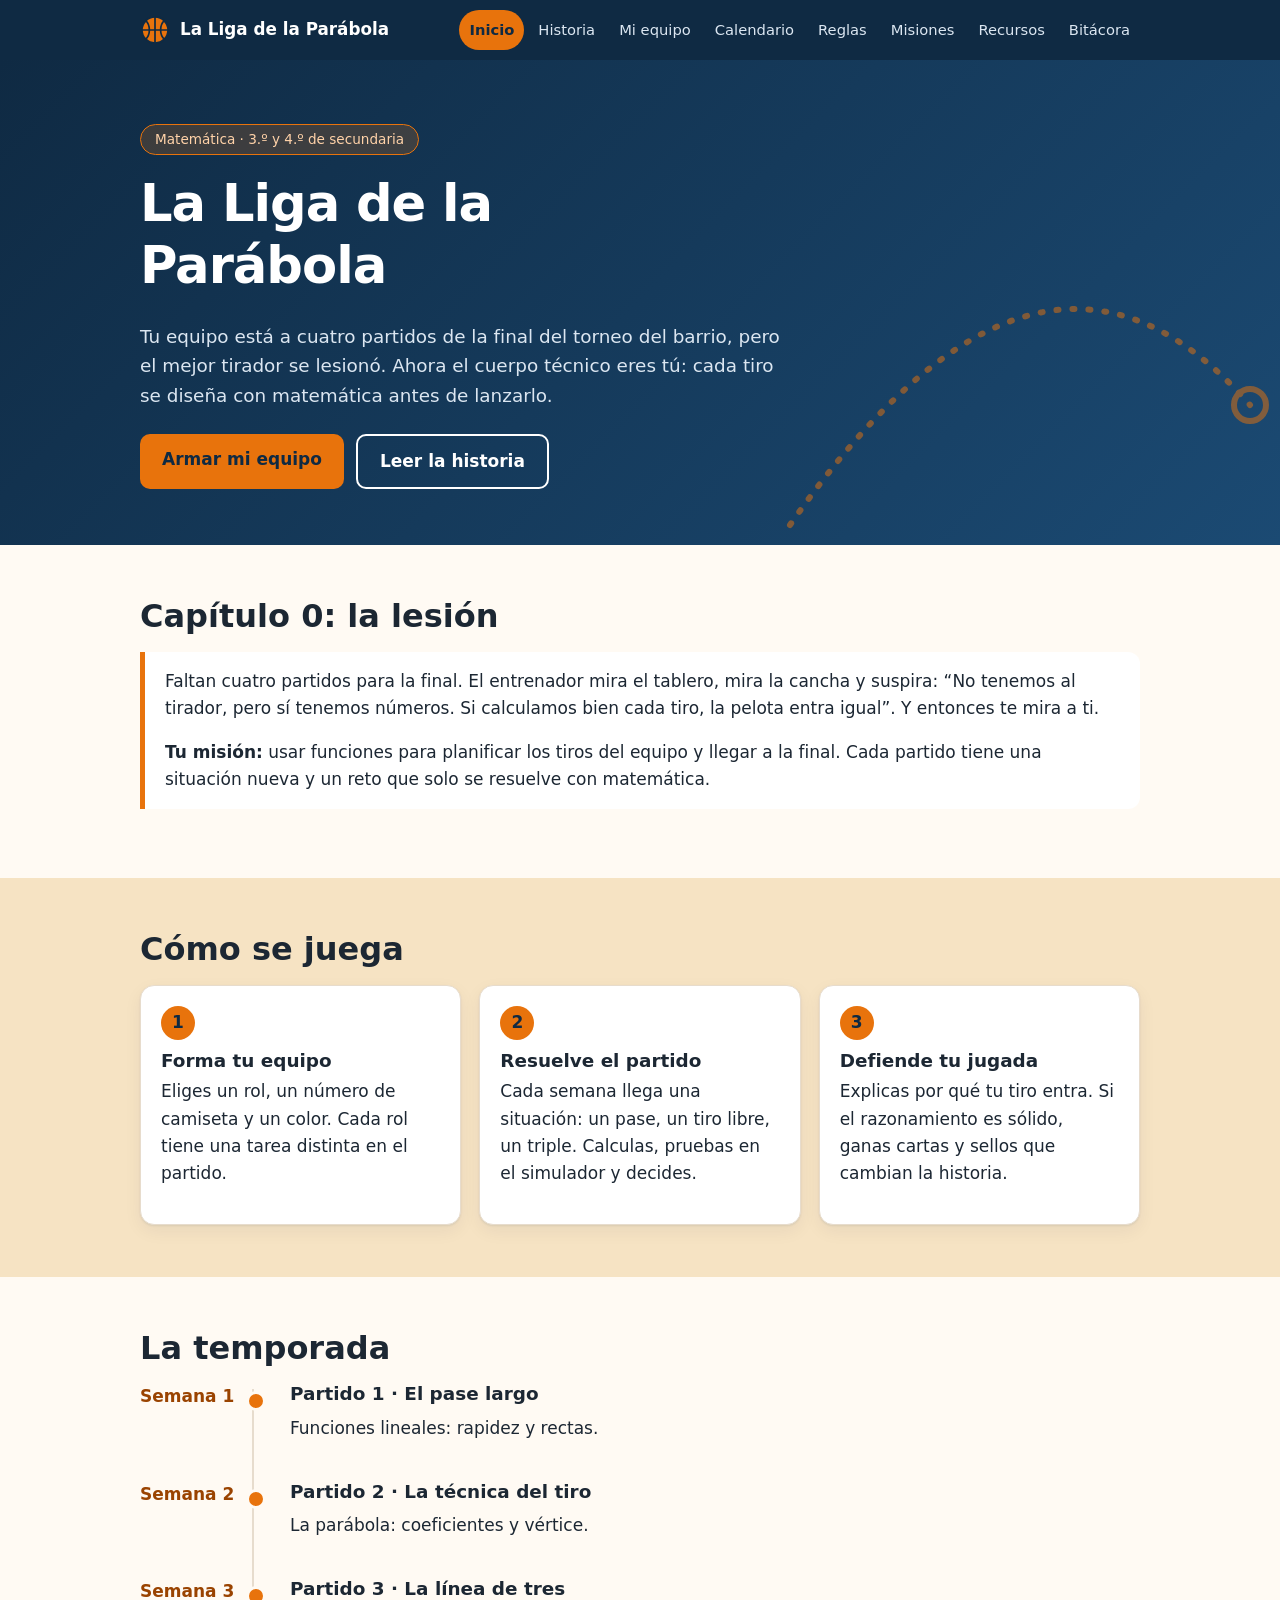
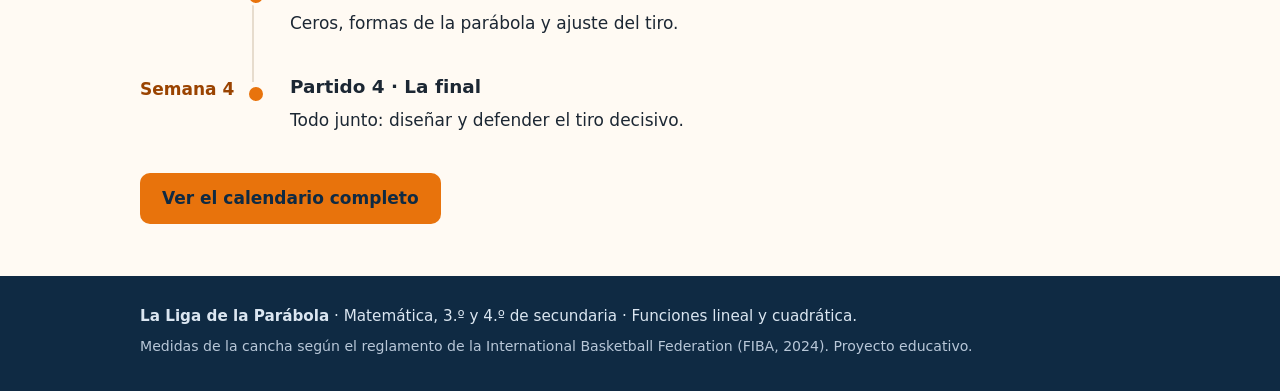
<file: index.html>
<!doctype html>
<html lang="es">
<head>
<meta charset="utf-8">
<meta name="viewport" content="width=device-width, initial-scale=1">
<title>Inicio · La Liga de la Parábola</title>
<meta name="description" content="Proyecto de gamificación de Matemática para 3.º y 4.º de secundaria: funciones y parábolas con baloncesto.">
<link rel="stylesheet" href="style.css">
</head>
<body>
<a class="saltar" href="#contenido">Saltar al contenido</a>
<header class="cab">
  <div class="cab-in">
    <a class="marca" href="index.html"><svg viewBox="0 0 32 32" width="30" height="30" aria-hidden="true"><circle cx="16" cy="16" r="14" fill="#e8730c" stroke="#0f2a43" stroke-width="2"/><path d="M16 2v28M2 16h28M5.5 5.5c6 5 6 16 0 21M26.5 5.5c-6 5-6 16 0 21" fill="none" stroke="#0f2a43" stroke-width="1.8"/></svg><span>La Liga de la Parábola</span></a>
    <button class="menu-btn" aria-expanded="false" aria-controls="nav">Menú</button>
    <nav id="nav" aria-label="Principal"><a href="index.html" aria-current="page">Inicio</a><a href="historia.html">Historia</a><a href="equipo.html">Mi equipo</a><a href="calendario.html">Calendario</a><a href="reglas.html">Reglas</a><a href="misiones.html">Misiones</a><a href="recursos.html">Recursos</a><a href="bitacora.html">Bitácora</a></nav>
  </div>
</header>
<main id="contenido">

<section class="hero"><div class="cont">
  <span class="etq">Matemática · 3.º y 4.º de secundaria</span>
  <h1>La Liga de la Parábola</h1>
  <p>Tu equipo está a cuatro partidos de la final del torneo del barrio, pero el mejor tirador se lesionó.
  Ahora el cuerpo técnico eres tú: cada tiro se diseña con matemática antes de lanzarlo.</p>
  <div class="acciones"><a class="btn" href="equipo.html">Armar mi equipo</a><a class="btn sec" href="historia.html">Leer la historia</a></div>
  <svg class="arco" viewBox="0 0 520 300" aria-hidden="true"><path d="M10 270 Q260 -90 470 150" fill="none" stroke="#e8730c" stroke-width="6" stroke-dasharray="2 14" stroke-linecap="round"/><circle cx="470" cy="150" r="16" fill="none" stroke="#e8730c" stroke-width="6"/></svg>
</div></section>

<section class="bloque"><div class="cont">
  <h2>Capítulo 0: la lesión</h2>
  <div class="cita"><p>Faltan cuatro partidos para la final. El entrenador mira el tablero, mira la cancha y suspira:
  “No tenemos al tirador, pero sí tenemos números. Si calculamos bien cada tiro, la pelota entra igual”.
  Y entonces te mira a ti.</p><p style="margin:0"><strong>Tu misión:</strong> usar funciones para planificar los tiros del equipo y
  llegar a la final. Cada partido tiene una situación nueva y un reto que solo se resuelve con matemática.</p></div>
</div></section>

<section class="bloque alt"><div class="cont">
  <h2>Cómo se juega</h2>
  <div class="rejilla">
    <div class="tarjeta"><span class="num">1</span><h3>Forma tu equipo</h3><p>Eliges un rol, un número de camiseta y un color. Cada rol tiene una tarea distinta en el partido.</p></div>
    <div class="tarjeta"><span class="num">2</span><h3>Resuelve el partido</h3><p>Cada semana llega una situación: un pase, un tiro libre, un triple. Calculas, pruebas en el simulador y decides.</p></div>
    <div class="tarjeta"><span class="num">3</span><h3>Defiende tu jugada</h3><p>Explicas por qué tu tiro entra. Si el razonamiento es sólido, ganas cartas y sellos que cambian la historia.</p></div>
  </div>
</div></section>

<section class="bloque"><div class="cont">
  <h2>La temporada</h2>
  <ol class="linea">
    <li><span class="sem">Semana 1</span><div class="txt"><h3>Partido 1 · El pase largo</h3><p>Funciones lineales: rapidez y rectas.</p></div></li>
    <li><span class="sem">Semana 2</span><div class="txt"><h3>Partido 2 · La técnica del tiro</h3><p>La parábola: coeficientes y vértice.</p></div></li>
    <li><span class="sem">Semana 3</span><div class="txt"><h3>Partido 3 · La línea de tres</h3><p>Ceros, formas de la parábola y ajuste del tiro.</p></div></li>
    <li><span class="sem">Semana 4</span><div class="txt"><h3>Partido 4 · La final</h3><p>Todo junto: diseñar y defender el tiro decisivo.</p></div></li>
  </ol>
  <a class="btn" href="calendario.html">Ver el calendario completo</a>
</div></section>

</main>
<footer class="pie">
  <div class="cont">
    <p><strong>La Liga de la Parábola</strong> · Matemática, 3.º y 4.º de secundaria · Funciones lineal y cuadrática.</p>
    <p class="chico">Medidas de la cancha según el reglamento de la International Basketball Federation (FIBA, 2024). Proyecto educativo.</p>
  </div>
</footer>
<script src="site.js"></script>

</body>
</html>
</file>
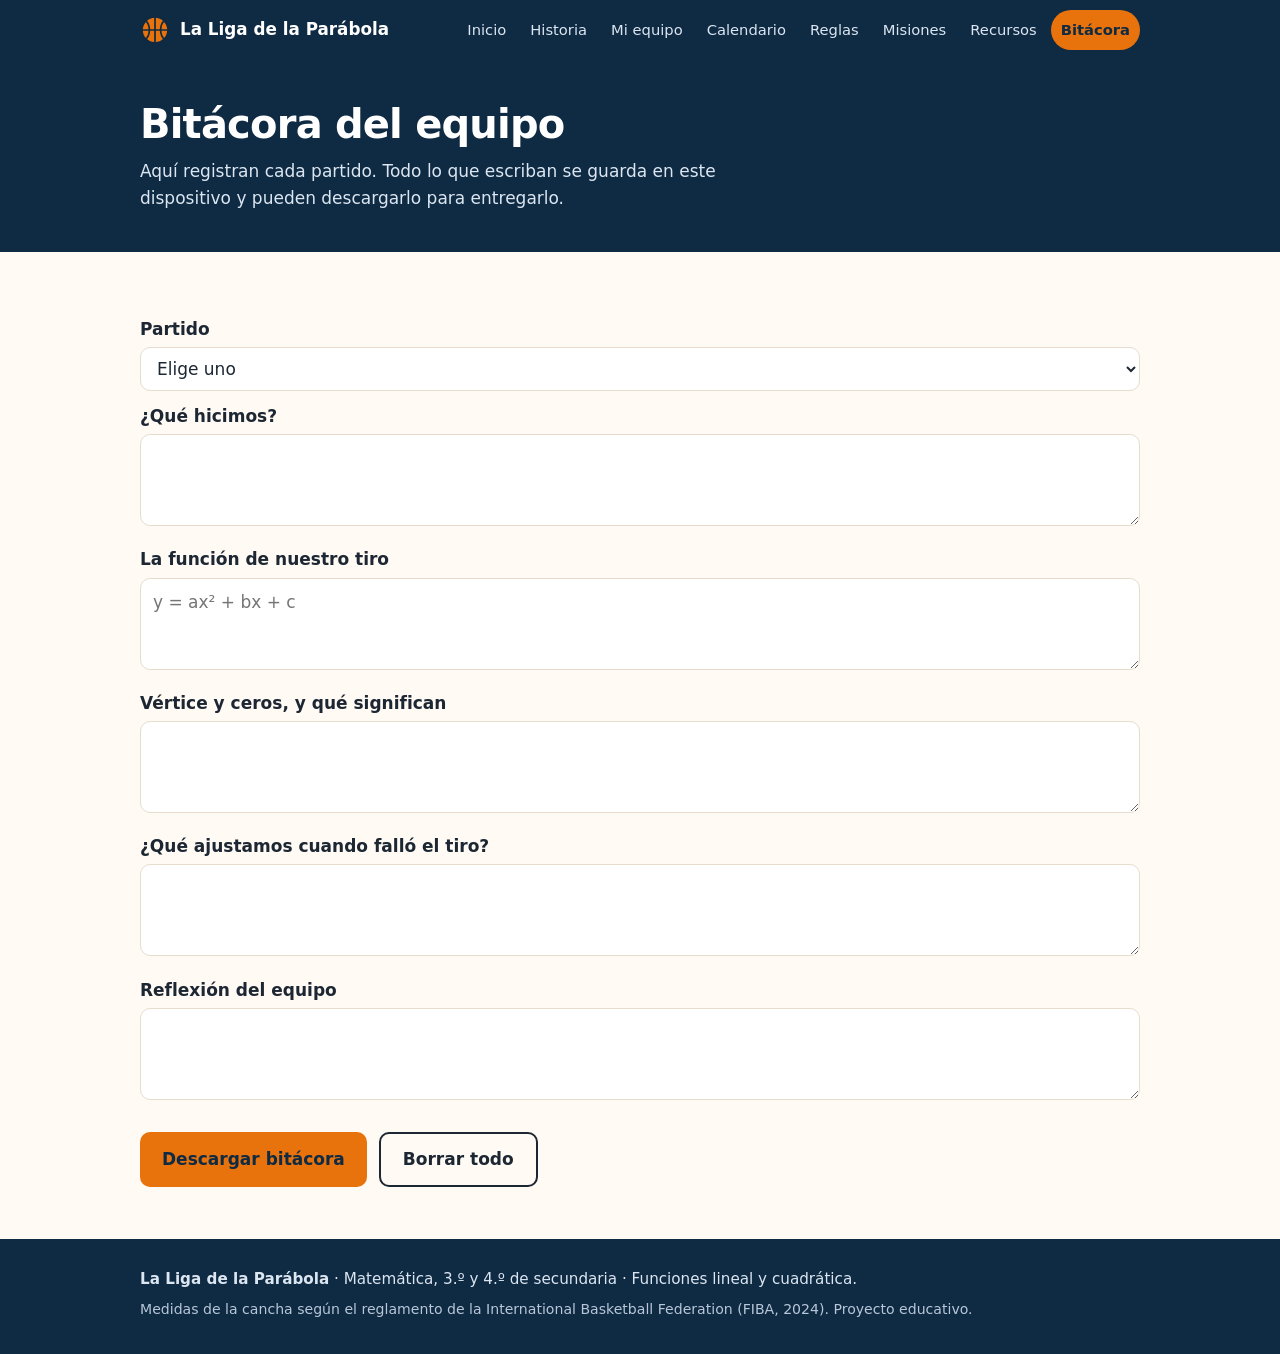
<file: bitacora.html>
<!doctype html>
<html lang="es">
<head>
<meta charset="utf-8">
<meta name="viewport" content="width=device-width, initial-scale=1">
<title>Bitácora · La Liga de la Parábola</title>
<meta name="description" content="Proyecto de gamificación de Matemática para 3.º y 4.º de secundaria: funciones y parábolas con baloncesto.">
<link rel="stylesheet" href="style.css">
</head>
<body>
<a class="saltar" href="#contenido">Saltar al contenido</a>
<header class="cab">
  <div class="cab-in">
    <a class="marca" href="index.html"><svg viewBox="0 0 32 32" width="30" height="30" aria-hidden="true"><circle cx="16" cy="16" r="14" fill="#e8730c" stroke="#0f2a43" stroke-width="2"/><path d="M16 2v28M2 16h28M5.5 5.5c6 5 6 16 0 21M26.5 5.5c-6 5-6 16 0 21" fill="none" stroke="#0f2a43" stroke-width="1.8"/></svg><span>La Liga de la Parábola</span></a>
    <button class="menu-btn" aria-expanded="false" aria-controls="nav">Menú</button>
    <nav id="nav" aria-label="Principal"><a href="index.html">Inicio</a><a href="historia.html">Historia</a><a href="equipo.html">Mi equipo</a><a href="calendario.html">Calendario</a><a href="reglas.html">Reglas</a><a href="misiones.html">Misiones</a><a href="recursos.html">Recursos</a><a href="bitacora.html" aria-current="page">Bitácora</a></nav>
  </div>
</header>
<main id="contenido">

<div class="pagina-t"><div class="cont"><h1>Bitácora del equipo</h1><p>Aquí registran cada partido. Todo lo que escriban se guarda en este dispositivo y pueden descargarlo para entregarlo.</p></div></div>
<section class="bloque"><div class="cont">
  <form id="bitacora" onsubmit="return false">
    <label for="b1">Partido</label><select id="b1" data-k="partido"><option value="">Elige uno</option>
      <option>1 · El pase largo</option><option>2 · La técnica del tiro</option><option>3 · La línea de tres</option><option>4 · La final</option></select>
    <label for="b2">¿Qué hicimos?</label><textarea id="b2" data-k="hicimos"></textarea>
    <label for="b3">La función de nuestro tiro</label><textarea id="b3" data-k="funcion" placeholder="y = ax² + bx + c"></textarea>
    <label for="b4">Vértice y ceros, y qué significan</label><textarea id="b4" data-k="vertice"></textarea>
    <label for="b5">¿Qué ajustamos cuando falló el tiro?</label><textarea id="b5" data-k="ajuste"></textarea>
    <label for="b6">Reflexión del equipo</label><textarea id="b6" data-k="reflexion"></textarea>
    <div class="acciones"><button class="btn" id="descargar" type="button">Descargar bitácora</button>
      <button class="btn sec" id="borrar" type="button">Borrar todo</button></div>
  </form>
</div></section>

</main>
<footer class="pie">
  <div class="cont">
    <p><strong>La Liga de la Parábola</strong> · Matemática, 3.º y 4.º de secundaria · Funciones lineal y cuadrática.</p>
    <p class="chico">Medidas de la cancha según el reglamento de la International Basketball Federation (FIBA, 2024). Proyecto educativo.</p>
  </div>
</footer>
<script src="site.js"></script>

</body>
</html>
</file>
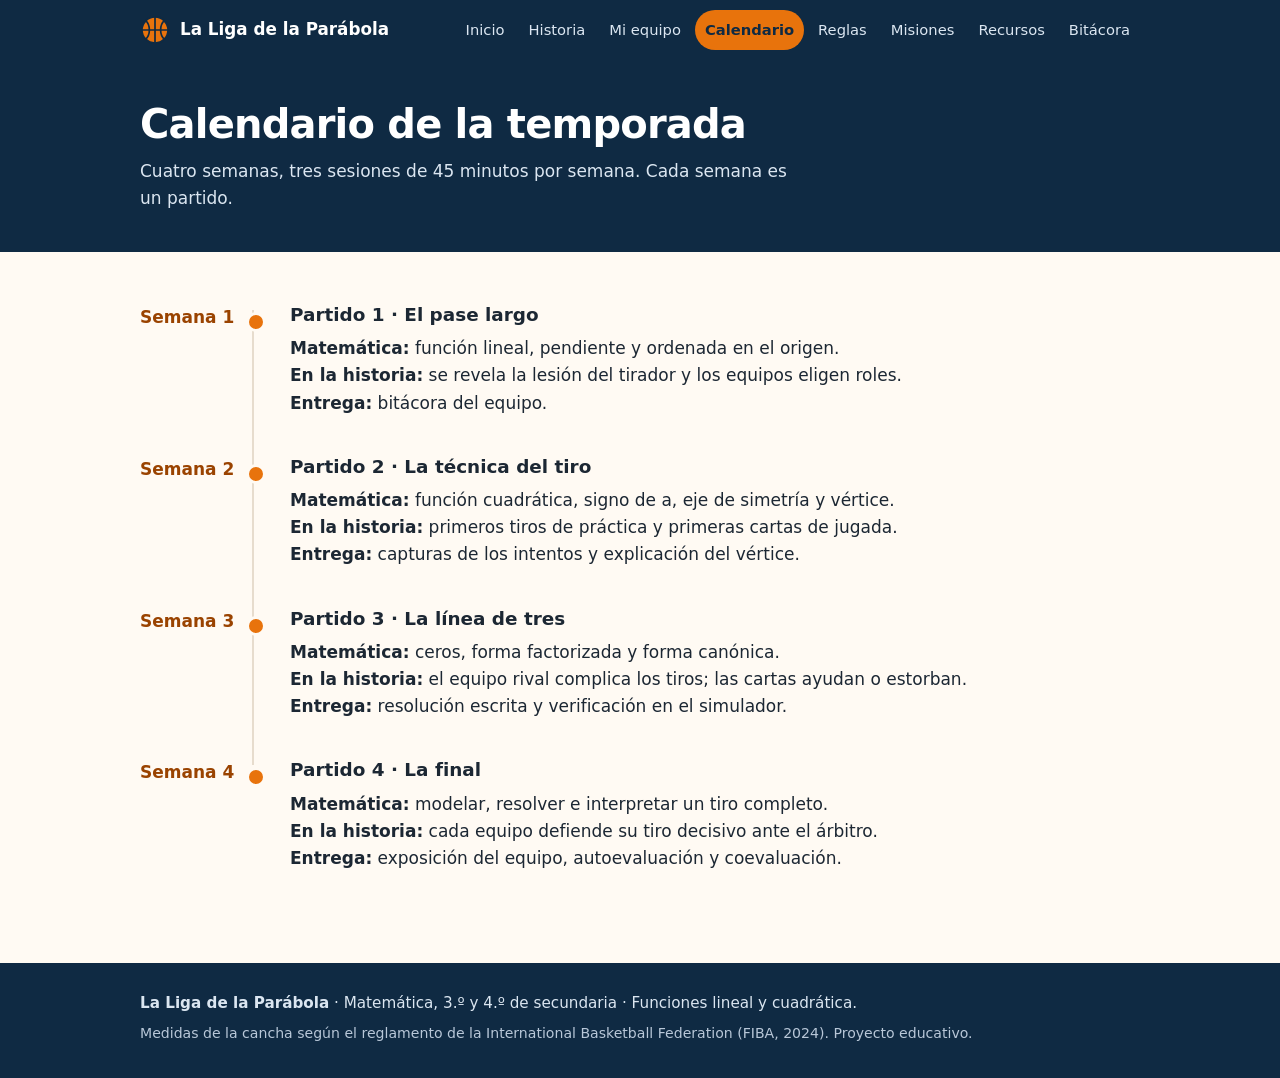
<file: calendario.html>
<!doctype html>
<html lang="es">
<head>
<meta charset="utf-8">
<meta name="viewport" content="width=device-width, initial-scale=1">
<title>Calendario · La Liga de la Parábola</title>
<meta name="description" content="Proyecto de gamificación de Matemática para 3.º y 4.º de secundaria: funciones y parábolas con baloncesto.">
<link rel="stylesheet" href="style.css">
</head>
<body>
<a class="saltar" href="#contenido">Saltar al contenido</a>
<header class="cab">
  <div class="cab-in">
    <a class="marca" href="index.html"><svg viewBox="0 0 32 32" width="30" height="30" aria-hidden="true"><circle cx="16" cy="16" r="14" fill="#e8730c" stroke="#0f2a43" stroke-width="2"/><path d="M16 2v28M2 16h28M5.5 5.5c6 5 6 16 0 21M26.5 5.5c-6 5-6 16 0 21" fill="none" stroke="#0f2a43" stroke-width="1.8"/></svg><span>La Liga de la Parábola</span></a>
    <button class="menu-btn" aria-expanded="false" aria-controls="nav">Menú</button>
    <nav id="nav" aria-label="Principal"><a href="index.html">Inicio</a><a href="historia.html">Historia</a><a href="equipo.html">Mi equipo</a><a href="calendario.html" aria-current="page">Calendario</a><a href="reglas.html">Reglas</a><a href="misiones.html">Misiones</a><a href="recursos.html">Recursos</a><a href="bitacora.html">Bitácora</a></nav>
  </div>
</header>
<main id="contenido">

<div class="pagina-t"><div class="cont"><h1>Calendario de la temporada</h1><p>Cuatro semanas, tres sesiones de 45 minutos por semana. Cada semana es un partido.</p></div></div>
<section class="bloque"><div class="cont">
  <ol class="linea">
    <li><span class="sem">Semana 1</span><div class="txt"><h3>Partido 1 · El pase largo</h3>
      <p><strong>Matemática:</strong> función lineal, pendiente y ordenada en el origen.<br><strong>En la historia:</strong> se revela la lesión del tirador y los equipos eligen roles.<br><strong>Entrega:</strong> bitácora del equipo.</p></div></li>
    <li><span class="sem">Semana 2</span><div class="txt"><h3>Partido 2 · La técnica del tiro</h3>
      <p><strong>Matemática:</strong> función cuadrática, signo de a, eje de simetría y vértice.<br><strong>En la historia:</strong> primeros tiros de práctica y primeras cartas de jugada.<br><strong>Entrega:</strong> capturas de los intentos y explicación del vértice.</p></div></li>
    <li><span class="sem">Semana 3</span><div class="txt"><h3>Partido 3 · La línea de tres</h3>
      <p><strong>Matemática:</strong> ceros, forma factorizada y forma canónica.<br><strong>En la historia:</strong> el equipo rival complica los tiros; las cartas ayudan o estorban.<br><strong>Entrega:</strong> resolución escrita y verificación en el simulador.</p></div></li>
    <li><span class="sem">Semana 4</span><div class="txt"><h3>Partido 4 · La final</h3>
      <p><strong>Matemática:</strong> modelar, resolver e interpretar un tiro completo.<br><strong>En la historia:</strong> cada equipo defiende su tiro decisivo ante el árbitro.<br><strong>Entrega:</strong> exposición del equipo, autoevaluación y coevaluación.</p></div></li>
  </ol>
</div></section>

</main>
<footer class="pie">
  <div class="cont">
    <p><strong>La Liga de la Parábola</strong> · Matemática, 3.º y 4.º de secundaria · Funciones lineal y cuadrática.</p>
    <p class="chico">Medidas de la cancha según el reglamento de la International Basketball Federation (FIBA, 2024). Proyecto educativo.</p>
  </div>
</footer>
<script src="site.js"></script>

</body>
</html>
</file>
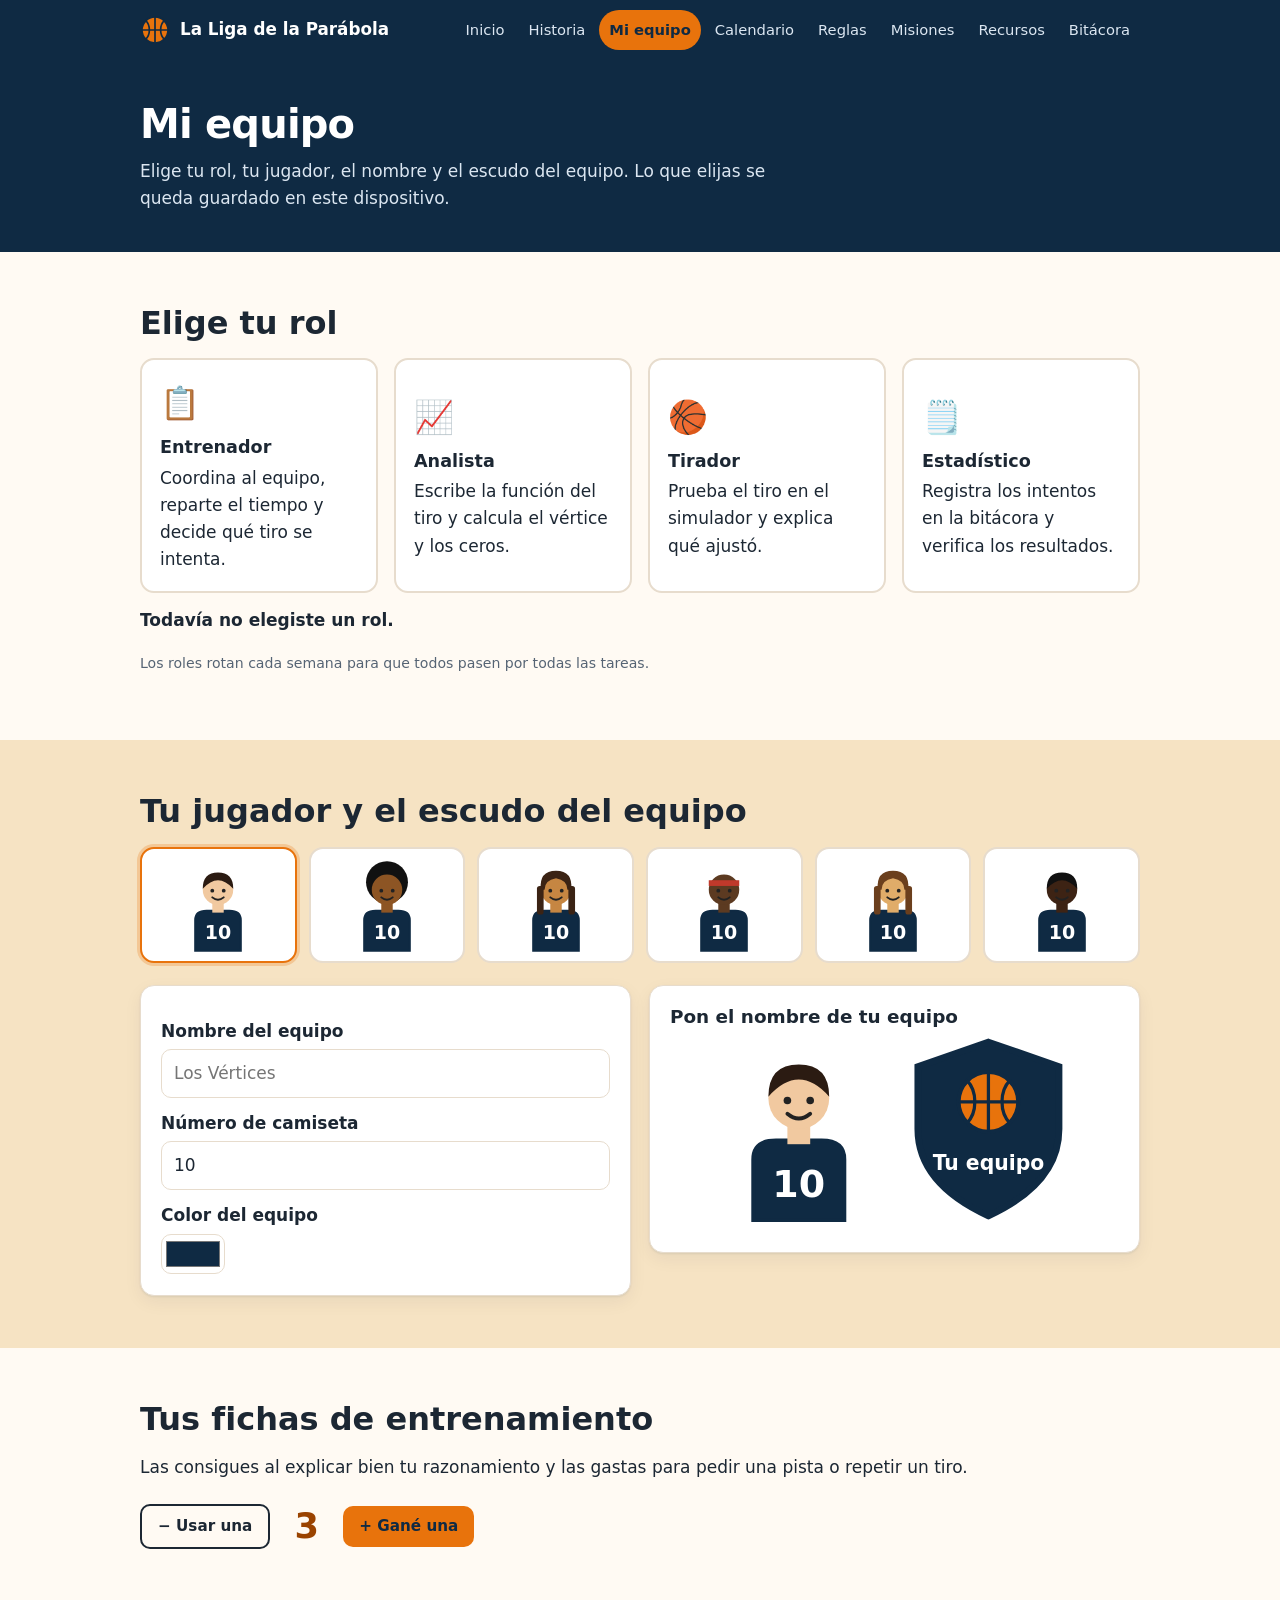
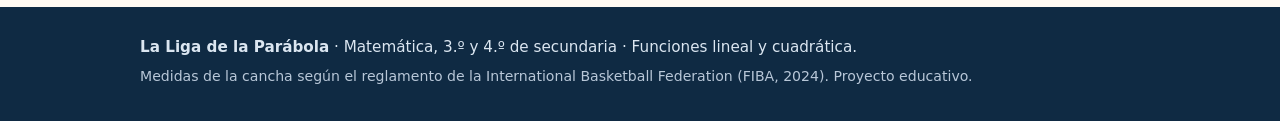
<file: equipo.html>
<!doctype html>
<html lang="es">
<head>
<meta charset="utf-8">
<meta name="viewport" content="width=device-width, initial-scale=1">
<title>Mi equipo · La Liga de la Parábola</title>
<meta name="description" content="Proyecto de gamificación de Matemática para 3.º y 4.º de secundaria: funciones y parábolas con baloncesto.">
<link rel="stylesheet" href="style.css">
</head>
<body>
<a class="saltar" href="#contenido">Saltar al contenido</a>
<header class="cab">
  <div class="cab-in">
    <a class="marca" href="index.html"><svg viewBox="0 0 32 32" width="30" height="30" aria-hidden="true"><circle cx="16" cy="16" r="14" fill="#e8730c" stroke="#0f2a43" stroke-width="2"/><path d="M16 2v28M2 16h28M5.5 5.5c6 5 6 16 0 21M26.5 5.5c-6 5-6 16 0 21" fill="none" stroke="#0f2a43" stroke-width="1.8"/></svg><span>La Liga de la Parábola</span></a>
    <button class="menu-btn" aria-expanded="false" aria-controls="nav">Menú</button>
    <nav id="nav" aria-label="Principal"><a href="index.html">Inicio</a><a href="historia.html">Historia</a><a href="equipo.html" aria-current="page">Mi equipo</a><a href="calendario.html">Calendario</a><a href="reglas.html">Reglas</a><a href="misiones.html">Misiones</a><a href="recursos.html">Recursos</a><a href="bitacora.html">Bitácora</a></nav>
  </div>
</header>
<main id="contenido">

<div class="pagina-t"><div class="cont"><h1>Mi equipo</h1><p>Elige tu rol, tu jugador, el nombre y el escudo del equipo. Lo que elijas se queda guardado en este dispositivo.</p></div></div>
<section class="bloque"><div class="cont">
  <h2>Elige tu rol</h2>
  <div class="roles" role="group" aria-label="Roles del equipo">
    <button class="rol" data-rol="Entrenador" aria-pressed="false"><span class="ico" aria-hidden="true">📋</span><b>Entrenador</b>Coordina al equipo, reparte el tiempo y decide qué tiro se intenta.</button>
    <button class="rol" data-rol="Analista" aria-pressed="false"><span class="ico" aria-hidden="true">📈</span><b>Analista</b>Escribe la función del tiro y calcula el vértice y los ceros.</button>
    <button class="rol" data-rol="Tirador" aria-pressed="false"><span class="ico" aria-hidden="true">🏀</span><b>Tirador</b>Prueba el tiro en el simulador y explica qué ajustó.</button>
    <button class="rol" data-rol="Estadístico" aria-pressed="false"><span class="ico" aria-hidden="true">🗒️</span><b>Estadístico</b>Registra los intentos en la bitácora y verifica los resultados.</button>
  </div>
  <p id="rol-elegido" style="margin-top:14px;font-weight:800">Todavía no elegiste un rol.</p>
  <p class="chico">Los roles rotan cada semana para que todos pasen por todas las tareas.</p>
</div></section>
<section class="bloque alt"><div class="cont">
  <h2>Tu jugador y el escudo del equipo</h2>
  <div class="avatares" role="group" aria-label="Elige tu jugador">
    <button class="av" data-i="0" aria-pressed="false" aria-label="Jugador 1"></button>
    <button class="av" data-i="1" aria-pressed="false" aria-label="Jugador 2"></button>
    <button class="av" data-i="2" aria-pressed="false" aria-label="Jugadora 3"></button>
    <button class="av" data-i="3" aria-pressed="false" aria-label="Jugador 4"></button>
    <button class="av" data-i="4" aria-pressed="false" aria-label="Jugadora 5"></button>
    <button class="av" data-i="5" aria-pressed="false" aria-label="Jugador 6"></button>
  </div>
  <div class="rejilla" style="align-items:start;margin-top:22px">
    <div class="tarjeta">
      <label for="eq-nombre">Nombre del equipo</label><input id="eq-nombre" type="text" maxlength="14" placeholder="Los Vértices">
      <label for="eq-numero">Número de camiseta</label><input id="eq-numero" type="text" inputmode="numeric" maxlength="2" value="10">
      <label for="eq-color">Color del equipo</label><input id="eq-color" type="color" value="#0f2a43">
    </div>
    <div class="tarjeta"><h3 id="eq-cartel">Pon el nombre de tu equipo</h3>
      <div class="vista"><div id="avatar-vista"></div><div id="escudo-vista"></div></div></div>
  </div>
</div></section>
<section class="bloque"><div class="cont">
  <h2>Tus fichas de entrenamiento</h2>
  <p>Las consigues al explicar bien tu razonamiento y las gastas para pedir una pista o repetir un tiro.</p>
  <div class="fichas"><button class="btn sec mini" id="fichas-menos" type="button" aria-label="Usar una ficha">− Usar una</button>
    <output id="fichas-n" aria-live="polite">3</output>
    <button class="btn mini" id="fichas-mas" type="button">+ Gané una</button></div>
</div></section>

</main>
<footer class="pie">
  <div class="cont">
    <p><strong>La Liga de la Parábola</strong> · Matemática, 3.º y 4.º de secundaria · Funciones lineal y cuadrática.</p>
    <p class="chico">Medidas de la cancha según el reglamento de la International Basketball Federation (FIBA, 2024). Proyecto educativo.</p>
  </div>
</footer>
<script src="site.js"></script>

</body>
</html>
</file>
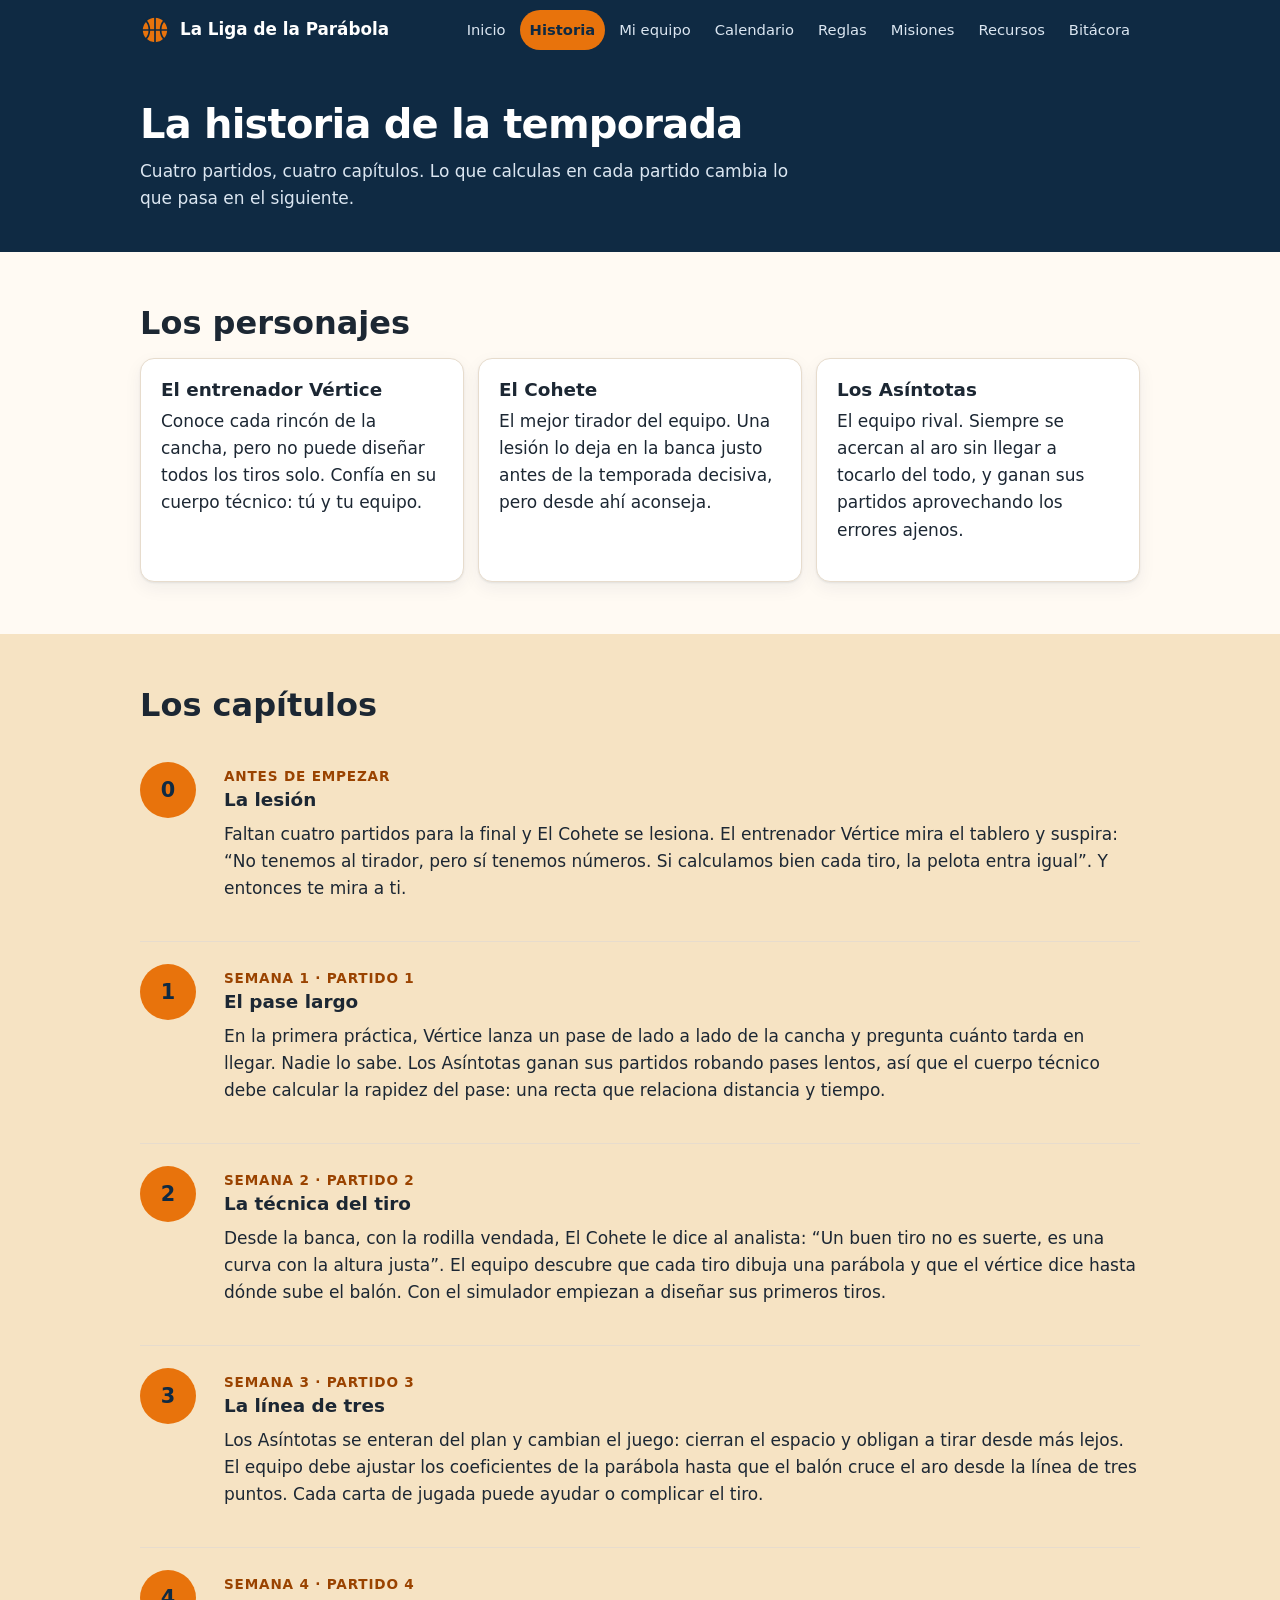
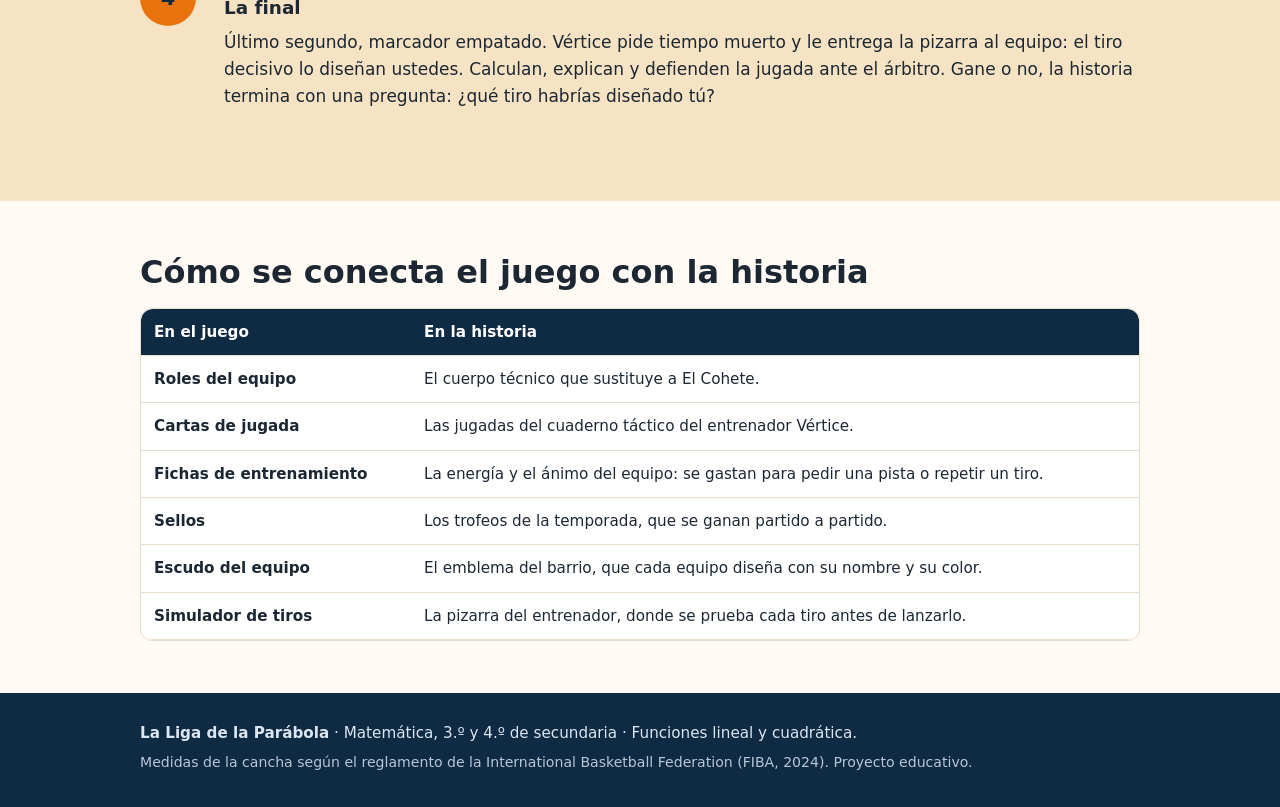
<file: historia.html>
<!doctype html>
<html lang="es">
<head>
<meta charset="utf-8">
<meta name="viewport" content="width=device-width, initial-scale=1">
<title>Historia · La Liga de la Parábola</title>
<meta name="description" content="Proyecto de gamificación de Matemática para 3.º y 4.º de secundaria: funciones y parábolas con baloncesto.">
<link rel="stylesheet" href="style.css">
</head>
<body>
<a class="saltar" href="#contenido">Saltar al contenido</a>
<header class="cab">
  <div class="cab-in">
    <a class="marca" href="index.html"><svg viewBox="0 0 32 32" width="30" height="30" aria-hidden="true"><circle cx="16" cy="16" r="14" fill="#e8730c" stroke="#0f2a43" stroke-width="2"/><path d="M16 2v28M2 16h28M5.5 5.5c6 5 6 16 0 21M26.5 5.5c-6 5-6 16 0 21" fill="none" stroke="#0f2a43" stroke-width="1.8"/></svg><span>La Liga de la Parábola</span></a>
    <button class="menu-btn" aria-expanded="false" aria-controls="nav">Menú</button>
    <nav id="nav" aria-label="Principal"><a href="index.html">Inicio</a><a href="historia.html" aria-current="page">Historia</a><a href="equipo.html">Mi equipo</a><a href="calendario.html">Calendario</a><a href="reglas.html">Reglas</a><a href="misiones.html">Misiones</a><a href="recursos.html">Recursos</a><a href="bitacora.html">Bitácora</a></nav>
  </div>
</header>
<main id="contenido">

<div class="pagina-t"><div class="cont"><h1>La historia de la temporada</h1><p>Cuatro partidos, cuatro capítulos. Lo que calculas en cada partido cambia lo que pasa en el siguiente.</p></div></div>
<section class="bloque"><div class="cont">
  <h2>Los personajes</h2>
  <div class="reparto">
    <div class="tarjeta"><h3>El entrenador Vértice</h3><p>Conoce cada rincón de la cancha, pero no puede diseñar todos los tiros solo. Confía en su cuerpo técnico: tú y tu equipo.</p></div>
    <div class="tarjeta"><h3>El Cohete</h3><p>El mejor tirador del equipo. Una lesión lo deja en la banca justo antes de la temporada decisiva, pero desde ahí aconseja.</p></div>
    <div class="tarjeta"><h3>Los Asíntotas</h3><p>El equipo rival. Siempre se acercan al aro sin llegar a tocarlo del todo, y ganan sus partidos aprovechando los errores ajenos.</p></div>
  </div>
</div></section>
<section class="bloque alt"><div class="cont">
  <h2>Los capítulos</h2>
  <div class="cap"><span class="n">0</span><div><span class="sem-t">Antes de empezar</span><h3>La lesión</h3>
    <p>Faltan cuatro partidos para la final y El Cohete se lesiona. El entrenador Vértice mira el tablero y suspira: “No tenemos al tirador, pero sí tenemos números. Si calculamos bien cada tiro, la pelota entra igual”. Y entonces te mira a ti.</p></div></div>
  <div class="cap"><span class="n">1</span><div><span class="sem-t">Semana 1 · Partido 1</span><h3>El pase largo</h3>
    <p>En la primera práctica, Vértice lanza un pase de lado a lado de la cancha y pregunta cuánto tarda en llegar. Nadie lo sabe. Los Asíntotas ganan sus partidos robando pases lentos, así que el cuerpo técnico debe calcular la rapidez del pase: una recta que relaciona distancia y tiempo.</p></div></div>
  <div class="cap"><span class="n">2</span><div><span class="sem-t">Semana 2 · Partido 2</span><h3>La técnica del tiro</h3>
    <p>Desde la banca, con la rodilla vendada, El Cohete le dice al analista: “Un buen tiro no es suerte, es una curva con la altura justa”. El equipo descubre que cada tiro dibuja una parábola y que el vértice dice hasta dónde sube el balón. Con el simulador empiezan a diseñar sus primeros tiros.</p></div></div>
  <div class="cap"><span class="n">3</span><div><span class="sem-t">Semana 3 · Partido 3</span><h3>La línea de tres</h3>
    <p>Los Asíntotas se enteran del plan y cambian el juego: cierran el espacio y obligan a tirar desde más lejos. El equipo debe ajustar los coeficientes de la parábola hasta que el balón cruce el aro desde la línea de tres puntos. Cada carta de jugada puede ayudar o complicar el tiro.</p></div></div>
  <div class="cap"><span class="n">4</span><div><span class="sem-t">Semana 4 · Partido 4</span><h3>La final</h3>
    <p>Último segundo, marcador empatado. Vértice pide tiempo muerto y le entrega la pizarra al equipo: el tiro decisivo lo diseñan ustedes. Calculan, explican y defienden la jugada ante el árbitro. Gane o no, la historia termina con una pregunta: ¿qué tiro habrías diseñado tú?</p></div></div>
</div></section>
<section class="bloque"><div class="cont">
  <h2>Cómo se conecta el juego con la historia</h2>
  <div class="tabla-wrap"><table>
    <thead><tr><th>En el juego</th><th>En la historia</th></tr></thead>
    <tbody>
      <tr><td>Roles del equipo</td><td>El cuerpo técnico que sustituye a El Cohete.</td></tr>
      <tr><td>Cartas de jugada</td><td>Las jugadas del cuaderno táctico del entrenador Vértice.</td></tr>
      <tr><td>Fichas de entrenamiento</td><td>La energía y el ánimo del equipo: se gastan para pedir una pista o repetir un tiro.</td></tr>
      <tr><td>Sellos</td><td>Los trofeos de la temporada, que se ganan partido a partido.</td></tr>
      <tr><td>Escudo del equipo</td><td>El emblema del barrio, que cada equipo diseña con su nombre y su color.</td></tr>
      <tr><td>Simulador de tiros</td><td>La pizarra del entrenador, donde se prueba cada tiro antes de lanzarlo.</td></tr>
    </tbody></table></div>
</div></section>

</main>
<footer class="pie">
  <div class="cont">
    <p><strong>La Liga de la Parábola</strong> · Matemática, 3.º y 4.º de secundaria · Funciones lineal y cuadrática.</p>
    <p class="chico">Medidas de la cancha según el reglamento de la International Basketball Federation (FIBA, 2024). Proyecto educativo.</p>
  </div>
</footer>
<script src="site.js"></script>

</body>
</html>
</file>
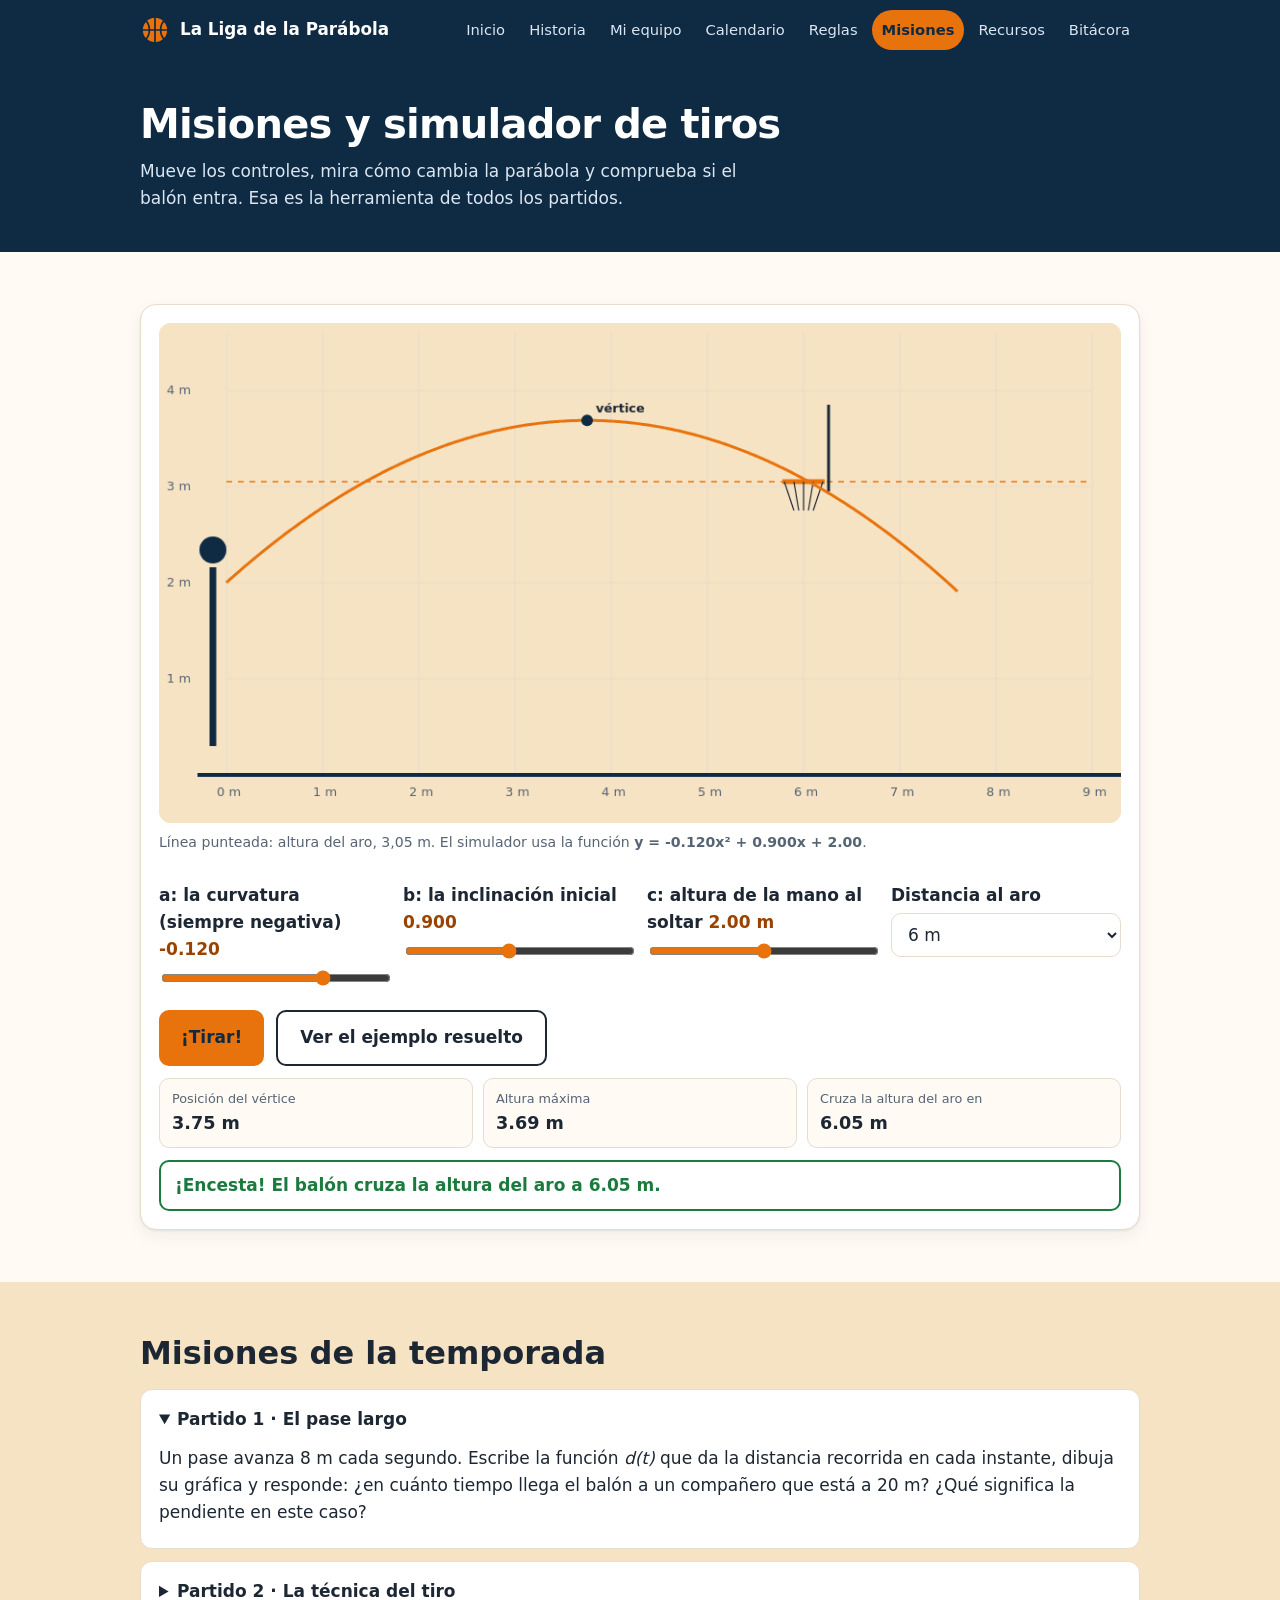
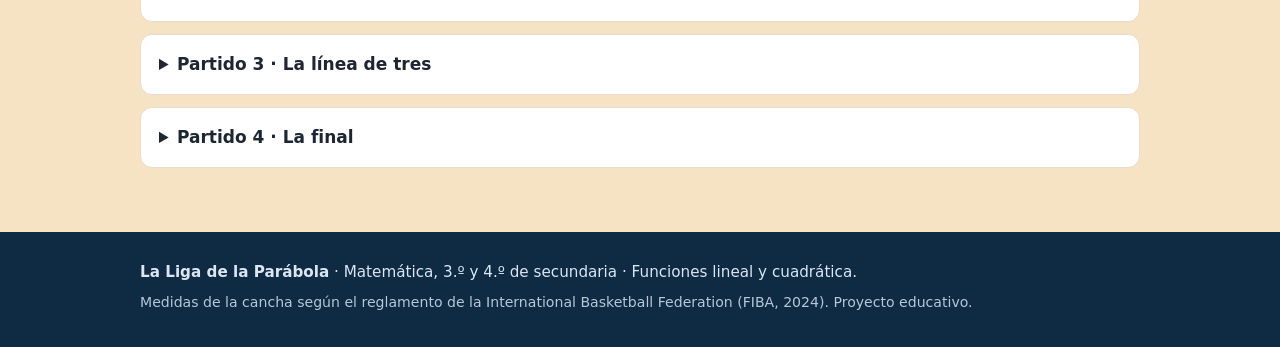
<file: misiones.html>
<!doctype html>
<html lang="es">
<head>
<meta charset="utf-8">
<meta name="viewport" content="width=device-width, initial-scale=1">
<title>Misiones · La Liga de la Parábola</title>
<meta name="description" content="Proyecto de gamificación de Matemática para 3.º y 4.º de secundaria: funciones y parábolas con baloncesto.">
<link rel="stylesheet" href="style.css">
</head>
<body>
<a class="saltar" href="#contenido">Saltar al contenido</a>
<header class="cab">
  <div class="cab-in">
    <a class="marca" href="index.html"><svg viewBox="0 0 32 32" width="30" height="30" aria-hidden="true"><circle cx="16" cy="16" r="14" fill="#e8730c" stroke="#0f2a43" stroke-width="2"/><path d="M16 2v28M2 16h28M5.5 5.5c6 5 6 16 0 21M26.5 5.5c-6 5-6 16 0 21" fill="none" stroke="#0f2a43" stroke-width="1.8"/></svg><span>La Liga de la Parábola</span></a>
    <button class="menu-btn" aria-expanded="false" aria-controls="nav">Menú</button>
    <nav id="nav" aria-label="Principal"><a href="index.html">Inicio</a><a href="historia.html">Historia</a><a href="equipo.html">Mi equipo</a><a href="calendario.html">Calendario</a><a href="reglas.html">Reglas</a><a href="misiones.html" aria-current="page">Misiones</a><a href="recursos.html">Recursos</a><a href="bitacora.html">Bitácora</a></nav>
  </div>
</header>
<main id="contenido">

<div class="pagina-t"><div class="cont"><h1>Misiones y simulador de tiros</h1><p>Mueve los controles, mira cómo cambia la parábola y comprueba si el balón entra. Esa es la herramienta de todos los partidos.</p></div></div>
<section class="bloque"><div class="cont">
<div class="sim">
  <canvas id="cancha" width="1000" height="520" role="img" aria-label="Cancha lateral con la trayectoria del balón y el aro"></canvas>
  <p class="chico" style="margin:8px 0 0">Línea punteada: altura del aro, 3,05 m. El simulador usa la función <strong id="ecuacion">y = ax² + bx + c</strong>.</p>
  <div class="ctrl">
    <div><label for="sa">a: la curvatura (siempre negativa) <output id="oa"></output></label>
      <input id="sa" type="range" min="-0.3" max="-0.05" step="0.005" value="-0.12"></div>
    <div><label for="sb">b: la inclinación inicial <output id="ob"></output></label>
      <input id="sb" type="range" min="0" max="2" step="0.005" value="0.9"></div>
    <div><label for="sc">c: altura de la mano al soltar <output id="oc"></output></label>
      <input id="sc" type="range" min="1.6" max="2.4" step="0.05" value="2"></div>
    <div><label for="sd">Distancia al aro</label>
      <select id="sd"><option value="5">5 m (tiro medio)</option><option value="6" selected>6 m</option>
      <option value="6.75">6,75 m (línea de tres puntos)</option></select></div>
  </div>
  <div class="acciones" style="margin:0 0 10px"><button class="btn" id="tirar" type="button">¡Tirar!</button>
    <button class="btn sec" id="ejemplo" type="button">Ver el ejemplo resuelto</button></div>
  <div class="lectura">
    <div><span>Posición del vértice</span><strong id="lv">—</strong></div>
    <div><span>Altura máxima</span><strong id="lh">—</strong></div>
    <div><span>Cruza la altura del aro en</span><strong id="lx">—</strong></div>
  </div>
  <div id="resultado" role="status"></div>
</div>
</div></section>
<section class="bloque alt"><div class="cont">
  <h2>Misiones de la temporada</h2>
  <details open><summary>Partido 1 · El pase largo</summary>
    <p>Un pase avanza 8 m cada segundo. Escribe la función <em>d(t)</em> que da la distancia recorrida en cada instante, dibuja su gráfica y responde:
    ¿en cuánto tiempo llega el balón a un compañero que está a 20 m? ¿Qué significa la pendiente en este caso?</p></details>
  <details><summary>Partido 2 · La técnica del tiro</summary>
    <p>Con el aro a 5 m, encuentra en el simulador una parábola que haga entrar el balón. Anota <em>a</em>, <em>b</em> y <em>c</em>, la posición y la altura del vértice, y explica
    qué pasó con el tiro cuando cambiaste cada coeficiente.</p></details>
  <details><summary>Partido 3 · La línea de tres</summary>
    <p>Pon el aro a 6,75 m, deja <em>a</em> = −0,12 y <em>c</em> = 2 y calcula a mano el valor de <em>b</em> para que el balón entre. Después comprueba tu cálculo en el simulador.
    Pista: el balón debe estar en la altura 3,05 m cuando <em>x</em> = 6,75.</p></details>
  <details><summary>Partido 4 · La final</summary>
    <p>Diseñen el tiro decisivo del equipo: elijan la distancia y la altura de salida, calculen la parábola y defiéndanla frente al árbitro.
    Respondan además: ¿qué cambiaría si el tirador fuera más alto?, ¿y si tirara desde más lejos?</p></details>
</div></section>

</main>
<footer class="pie">
  <div class="cont">
    <p><strong>La Liga de la Parábola</strong> · Matemática, 3.º y 4.º de secundaria · Funciones lineal y cuadrática.</p>
    <p class="chico">Medidas de la cancha según el reglamento de la International Basketball Federation (FIBA, 2024). Proyecto educativo.</p>
  </div>
</footer>
<script src="site.js"></script>
<script src="simulador.js"></script>
</body>
</html>
</file>
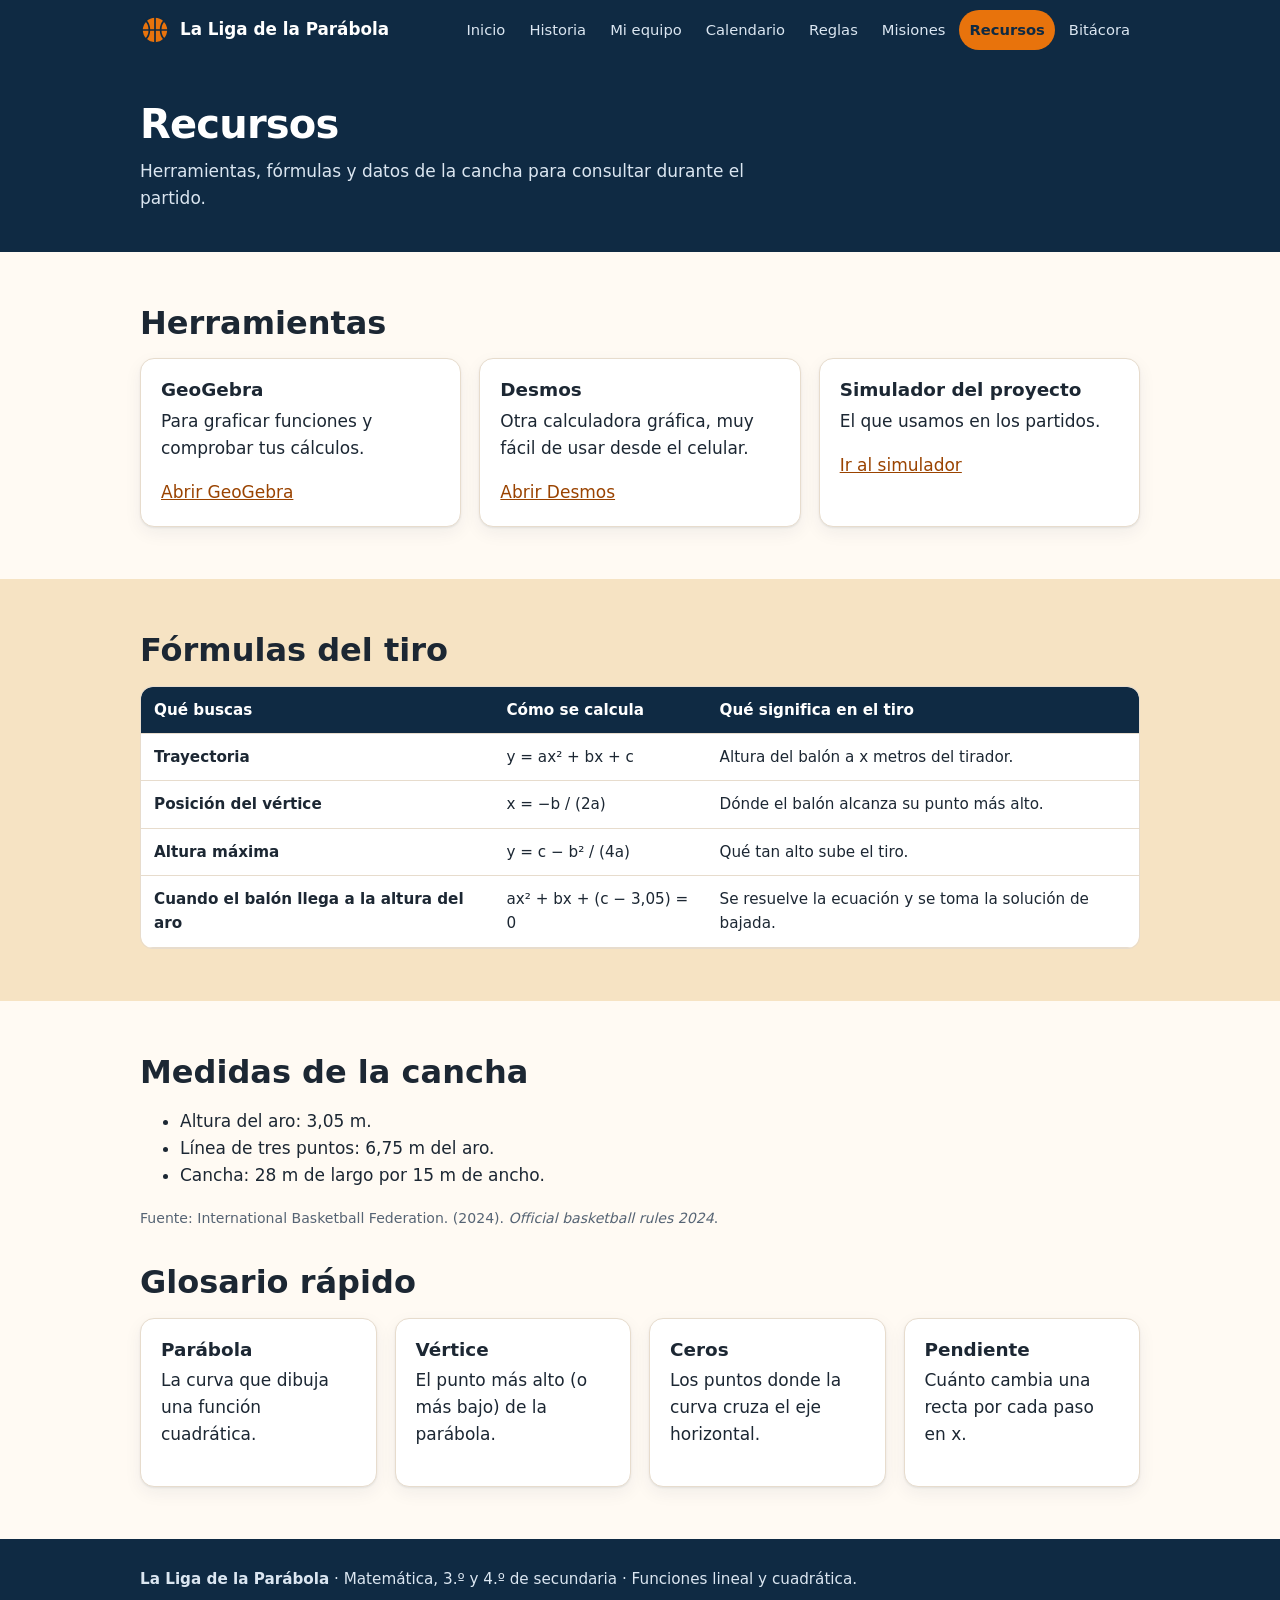
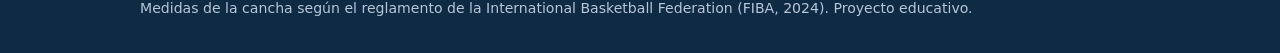
<file: recursos.html>
<!doctype html>
<html lang="es">
<head>
<meta charset="utf-8">
<meta name="viewport" content="width=device-width, initial-scale=1">
<title>Recursos · La Liga de la Parábola</title>
<meta name="description" content="Proyecto de gamificación de Matemática para 3.º y 4.º de secundaria: funciones y parábolas con baloncesto.">
<link rel="stylesheet" href="style.css">
</head>
<body>
<a class="saltar" href="#contenido">Saltar al contenido</a>
<header class="cab">
  <div class="cab-in">
    <a class="marca" href="index.html"><svg viewBox="0 0 32 32" width="30" height="30" aria-hidden="true"><circle cx="16" cy="16" r="14" fill="#e8730c" stroke="#0f2a43" stroke-width="2"/><path d="M16 2v28M2 16h28M5.5 5.5c6 5 6 16 0 21M26.5 5.5c-6 5-6 16 0 21" fill="none" stroke="#0f2a43" stroke-width="1.8"/></svg><span>La Liga de la Parábola</span></a>
    <button class="menu-btn" aria-expanded="false" aria-controls="nav">Menú</button>
    <nav id="nav" aria-label="Principal"><a href="index.html">Inicio</a><a href="historia.html">Historia</a><a href="equipo.html">Mi equipo</a><a href="calendario.html">Calendario</a><a href="reglas.html">Reglas</a><a href="misiones.html">Misiones</a><a href="recursos.html" aria-current="page">Recursos</a><a href="bitacora.html">Bitácora</a></nav>
  </div>
</header>
<main id="contenido">

<div class="pagina-t"><div class="cont"><h1>Recursos</h1><p>Herramientas, fórmulas y datos de la cancha para consultar durante el partido.</p></div></div>
<section class="bloque"><div class="cont">
  <h2>Herramientas</h2>
  <div class="rejilla">
    <div class="tarjeta"><h3>GeoGebra</h3><p>Para graficar funciones y comprobar tus cálculos.</p><a href="https://www.geogebra.org/graphing" target="_blank" rel="noopener">Abrir GeoGebra</a></div>
    <div class="tarjeta"><h3>Desmos</h3><p>Otra calculadora gráfica, muy fácil de usar desde el celular.</p><a href="https://www.desmos.com/calculator" target="_blank" rel="noopener">Abrir Desmos</a></div>
    <div class="tarjeta"><h3>Simulador del proyecto</h3><p>El que usamos en los partidos.</p><a href="misiones.html">Ir al simulador</a></div>
  </div>
</div></section>
<section class="bloque alt"><div class="cont">
  <h2>Fórmulas del tiro</h2>
  <div class="tabla-wrap"><table>
    <thead><tr><th>Qué buscas</th><th>Cómo se calcula</th><th>Qué significa en el tiro</th></tr></thead>
    <tbody>
      <tr><td>Trayectoria</td><td>y = ax² + bx + c</td><td>Altura del balón a x metros del tirador.</td></tr>
      <tr><td>Posición del vértice</td><td>x = −b / (2a)</td><td>Dónde el balón alcanza su punto más alto.</td></tr>
      <tr><td>Altura máxima</td><td>y = c − b² / (4a)</td><td>Qué tan alto sube el tiro.</td></tr>
      <tr><td>Cuando el balón llega a la altura del aro</td><td>ax² + bx + (c − 3,05) = 0</td><td>Se resuelve la ecuación y se toma la solución de bajada.</td></tr>
    </tbody></table></div>
</div></section>
<section class="bloque"><div class="cont">
  <h2>Medidas de la cancha</h2>
  <ul>
    <li>Altura del aro: 3,05 m.</li>
    <li>Línea de tres puntos: 6,75 m del aro.</li>
    <li>Cancha: 28 m de largo por 15 m de ancho.</li>
  </ul>
  <p class="chico">Fuente: International Basketball Federation. (2024). <em>Official basketball rules 2024</em>.</p>
  <h2 style="margin-top:34px">Glosario rápido</h2>
  <div class="rejilla">
    <div class="tarjeta"><h3>Parábola</h3><p>La curva que dibuja una función cuadrática.</p></div>
    <div class="tarjeta"><h3>Vértice</h3><p>El punto más alto (o más bajo) de la parábola.</p></div>
    <div class="tarjeta"><h3>Ceros</h3><p>Los puntos donde la curva cruza el eje horizontal.</p></div>
    <div class="tarjeta"><h3>Pendiente</h3><p>Cuánto cambia una recta por cada paso en x.</p></div>
  </div>
</div></section>

</main>
<footer class="pie">
  <div class="cont">
    <p><strong>La Liga de la Parábola</strong> · Matemática, 3.º y 4.º de secundaria · Funciones lineal y cuadrática.</p>
    <p class="chico">Medidas de la cancha según el reglamento de la International Basketball Federation (FIBA, 2024). Proyecto educativo.</p>
  </div>
</footer>
<script src="site.js"></script>

</body>
</html>
</file>
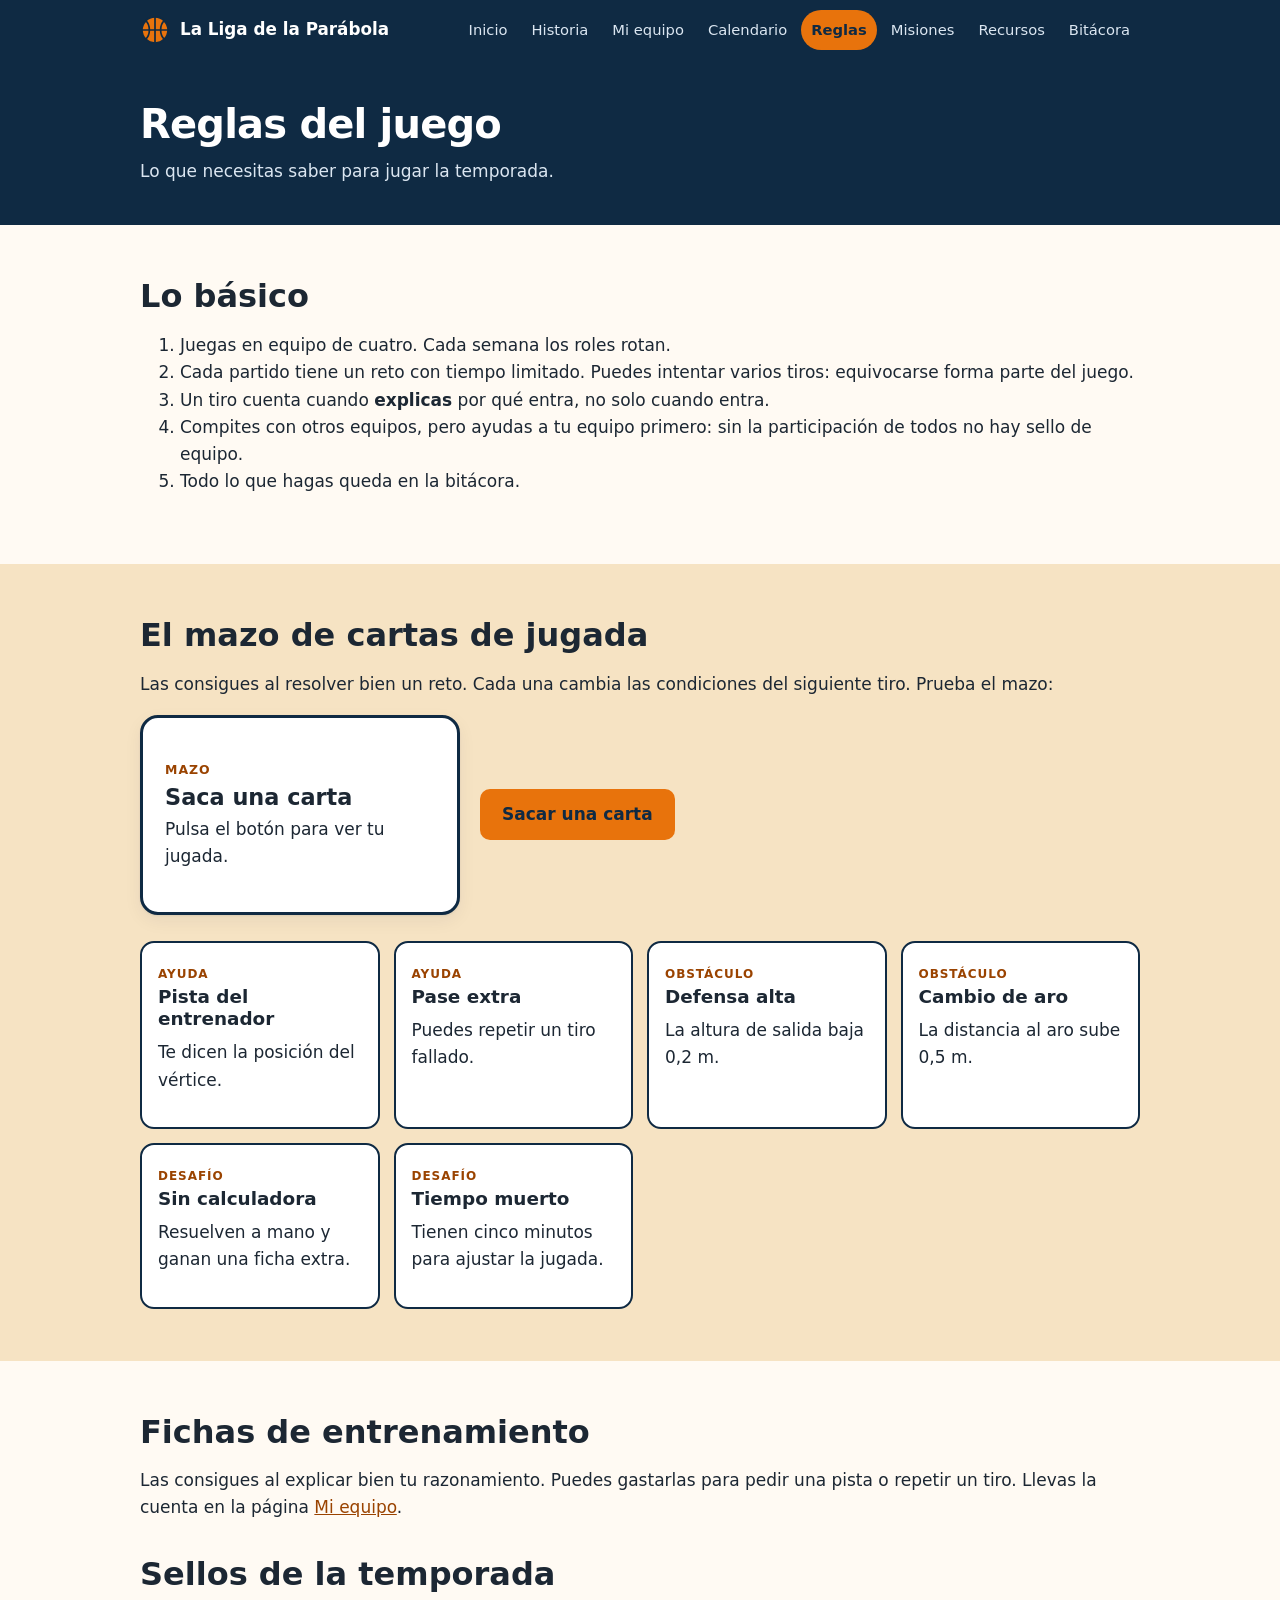
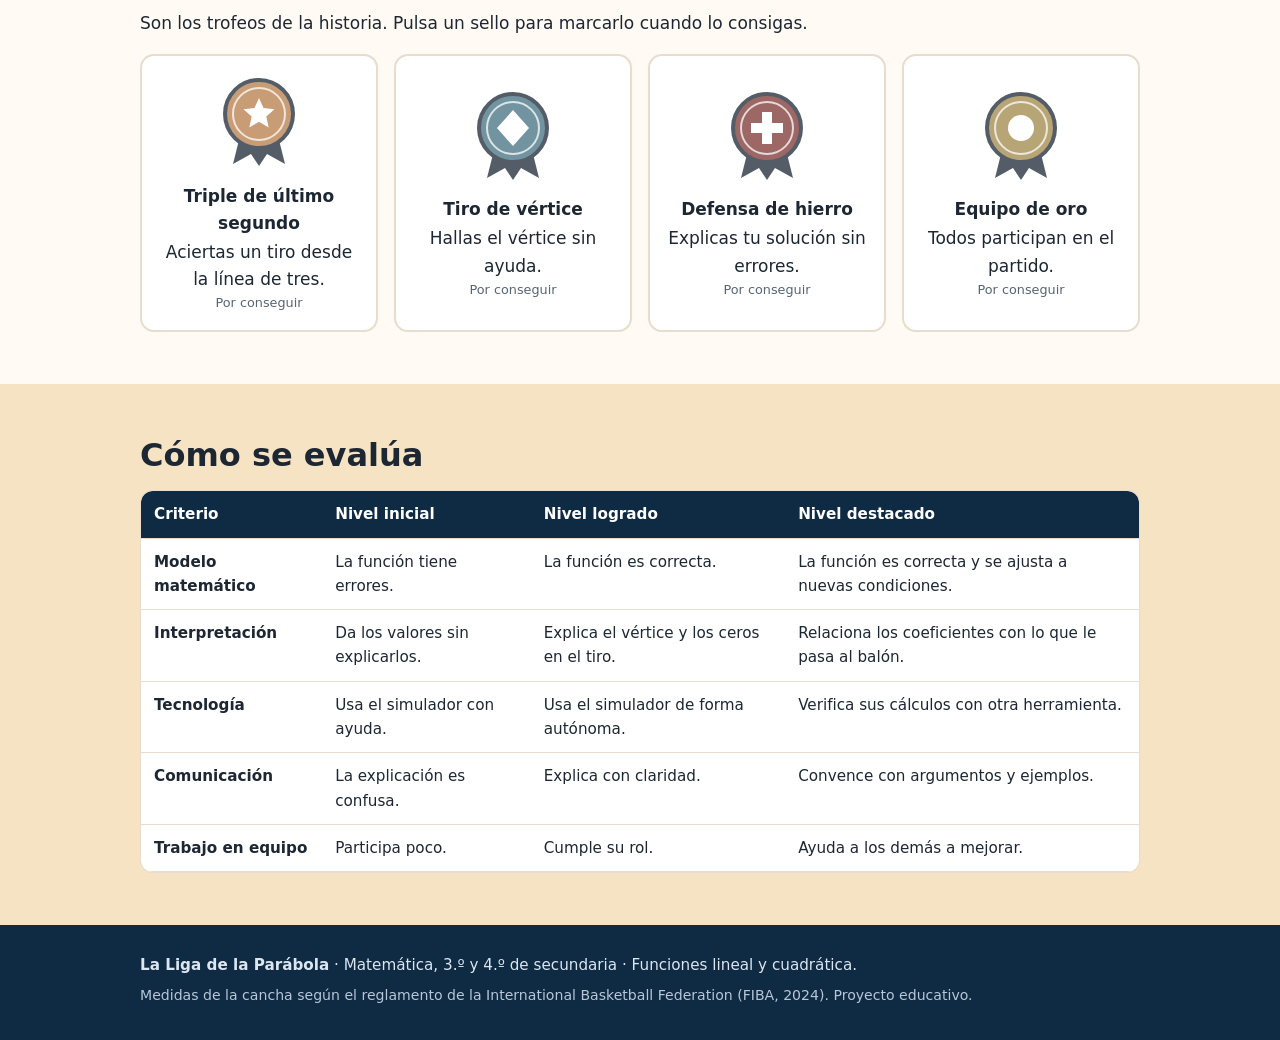
<file: reglas.html>
<!doctype html>
<html lang="es">
<head>
<meta charset="utf-8">
<meta name="viewport" content="width=device-width, initial-scale=1">
<title>Reglas · La Liga de la Parábola</title>
<meta name="description" content="Proyecto de gamificación de Matemática para 3.º y 4.º de secundaria: funciones y parábolas con baloncesto.">
<link rel="stylesheet" href="style.css">
</head>
<body>
<a class="saltar" href="#contenido">Saltar al contenido</a>
<header class="cab">
  <div class="cab-in">
    <a class="marca" href="index.html"><svg viewBox="0 0 32 32" width="30" height="30" aria-hidden="true"><circle cx="16" cy="16" r="14" fill="#e8730c" stroke="#0f2a43" stroke-width="2"/><path d="M16 2v28M2 16h28M5.5 5.5c6 5 6 16 0 21M26.5 5.5c-6 5-6 16 0 21" fill="none" stroke="#0f2a43" stroke-width="1.8"/></svg><span>La Liga de la Parábola</span></a>
    <button class="menu-btn" aria-expanded="false" aria-controls="nav">Menú</button>
    <nav id="nav" aria-label="Principal"><a href="index.html">Inicio</a><a href="historia.html">Historia</a><a href="equipo.html">Mi equipo</a><a href="calendario.html">Calendario</a><a href="reglas.html" aria-current="page">Reglas</a><a href="misiones.html">Misiones</a><a href="recursos.html">Recursos</a><a href="bitacora.html">Bitácora</a></nav>
  </div>
</header>
<main id="contenido">

<div class="pagina-t"><div class="cont"><h1>Reglas del juego</h1><p>Lo que necesitas saber para jugar la temporada.</p></div></div>
<section class="bloque"><div class="cont">
  <h2>Lo básico</h2>
  <ol>
    <li>Juegas en equipo de cuatro. Cada semana los roles rotan.</li>
    <li>Cada partido tiene un reto con tiempo limitado. Puedes intentar varios tiros: equivocarse forma parte del juego.</li>
    <li>Un tiro cuenta cuando <strong>explicas</strong> por qué entra, no solo cuando entra.</li>
    <li>Compites con otros equipos, pero ayudas a tu equipo primero: sin la participación de todos no hay sello de equipo.</li>
    <li>Todo lo que hagas queda en la bitácora.</li>
  </ol>
</div></section>
<section class="bloque alt"><div class="cont">
  <h2>El mazo de cartas de jugada</h2>
  <p>Las consigues al resolver bien un reto. Cada una cambia las condiciones del siguiente tiro. Prueba el mazo:</p>
  <div class="mazo">
    <div class="carta-grande" id="carta-grande" aria-live="polite"><span class="tipo">Mazo</span><h3>Saca una carta</h3><p style="margin:0">Pulsa el botón para ver tu jugada.</p></div>
    <div><button class="btn" id="sacar" type="button">Sacar una carta</button></div>
  </div>
  <div class="cartas">
    <div class="carta"><span class="tipo">Ayuda</span><h3>Pista del entrenador</h3><p>Te dicen la posición del vértice.</p></div>
    <div class="carta"><span class="tipo">Ayuda</span><h3>Pase extra</h3><p>Puedes repetir un tiro fallado.</p></div>
    <div class="carta"><span class="tipo">Obstáculo</span><h3>Defensa alta</h3><p>La altura de salida baja 0,2 m.</p></div>
    <div class="carta"><span class="tipo">Obstáculo</span><h3>Cambio de aro</h3><p>La distancia al aro sube 0,5 m.</p></div>
    <div class="carta"><span class="tipo">Desafío</span><h3>Sin calculadora</h3><p>Resuelven a mano y ganan una ficha extra.</p></div>
    <div class="carta"><span class="tipo">Desafío</span><h3>Tiempo muerto</h3><p>Tienen cinco minutos para ajustar la jugada.</p></div>
  </div>
</div></section>
<section class="bloque"><div class="cont">
  <h2>Fichas de entrenamiento</h2>
  <p>Las consigues al explicar bien tu razonamiento. Puedes gastarlas para pedir una pista o repetir un tiro. Llevas la cuenta en la página <a href="equipo.html">Mi equipo</a>.</p>
  <h2 style="margin-top:34px">Sellos de la temporada</h2>
  <p>Son los trofeos de la historia. Pulsa un sello para marcarlo cuando lo consigas.</p>
  <div class="insignias">
    <button class="ins-b" data-id="triple" aria-pressed="false"><svg viewBox="0 0 96 96" aria-hidden="true"><path d="M30 60 L22 92 L40 82 L48 94 L56 82 L74 92 L66 60Z" fill="#0f2a43"/><circle cx="48" cy="42" r="34" fill="#e8730c" stroke="#0f2a43" stroke-width="4"/><circle cx="48" cy="42" r="26" fill="none" stroke="#fff" stroke-width="2" opacity=".75"/><polygon points="48,26 52.5,36 63.5,37.2 55.3,44.6 57.7,55.4 48,49.8 38.3,55.4 40.7,44.6 32.5,37.2 43.5,36" fill="#fff"/></svg><b>Triple de último segundo</b>Aciertas un tiro desde la línea de tres.<span class="est">Por conseguir</span></button>
    <button class="ins-b" data-id="vertice" aria-pressed="false"><svg viewBox="0 0 96 96" aria-hidden="true"><path d="M30 60 L22 92 L40 82 L48 94 L56 82 L74 92 L66 60Z" fill="#0f2a43"/><circle cx="48" cy="42" r="34" fill="#1b7a9a" stroke="#0f2a43" stroke-width="4"/><circle cx="48" cy="42" r="26" fill="none" stroke="#fff" stroke-width="2" opacity=".75"/><polygon points="48,24 64,42 48,60 32,42" fill="#fff"/></svg><b>Tiro de vértice</b>Hallas el vértice sin ayuda.<span class="est">Por conseguir</span></button>
    <button class="ins-b" data-id="hierro" aria-pressed="false"><svg viewBox="0 0 96 96" aria-hidden="true"><path d="M30 60 L22 92 L40 82 L48 94 L56 82 L74 92 L66 60Z" fill="#0f2a43"/><circle cx="48" cy="42" r="34" fill="#b3261e" stroke="#0f2a43" stroke-width="4"/><circle cx="48" cy="42" r="26" fill="none" stroke="#fff" stroke-width="2" opacity=".75"/><path d="M43 26h10v11h11v10H53v11H43V47H32V37h11z" fill="#fff"/></svg><b>Defensa de hierro</b>Explicas tu solución sin errores.<span class="est">Por conseguir</span></button>
    <button class="ins-b" data-id="oro" aria-pressed="false"><svg viewBox="0 0 96 96" aria-hidden="true"><path d="M30 60 L22 92 L40 82 L48 94 L56 82 L74 92 L66 60Z" fill="#0f2a43"/><circle cx="48" cy="42" r="34" fill="#b8860b" stroke="#0f2a43" stroke-width="4"/><circle cx="48" cy="42" r="26" fill="none" stroke="#fff" stroke-width="2" opacity=".75"/><circle cx="48" cy="42" r="13" fill="#fff"/></svg><b>Equipo de oro</b>Todos participan en el partido.<span class="est">Por conseguir</span></button>
  </div>
</div></section>
<section class="bloque alt"><div class="cont">
  <h2>Cómo se evalúa</h2>
  <div class="tabla-wrap"><table>
    <thead><tr><th>Criterio</th><th>Nivel inicial</th><th>Nivel logrado</th><th>Nivel destacado</th></tr></thead>
    <tbody>
      <tr><td>Modelo matemático</td><td>La función tiene errores.</td><td>La función es correcta.</td><td>La función es correcta y se ajusta a nuevas condiciones.</td></tr>
      <tr><td>Interpretación</td><td>Da los valores sin explicarlos.</td><td>Explica el vértice y los ceros en el tiro.</td><td>Relaciona los coeficientes con lo que le pasa al balón.</td></tr>
      <tr><td>Tecnología</td><td>Usa el simulador con ayuda.</td><td>Usa el simulador de forma autónoma.</td><td>Verifica sus cálculos con otra herramienta.</td></tr>
      <tr><td>Comunicación</td><td>La explicación es confusa.</td><td>Explica con claridad.</td><td>Convence con argumentos y ejemplos.</td></tr>
      <tr><td>Trabajo en equipo</td><td>Participa poco.</td><td>Cumple su rol.</td><td>Ayuda a los demás a mejorar.</td></tr>
    </tbody></table></div>
</div></section>

</main>
<footer class="pie">
  <div class="cont">
    <p><strong>La Liga de la Parábola</strong> · Matemática, 3.º y 4.º de secundaria · Funciones lineal y cuadrática.</p>
    <p class="chico">Medidas de la cancha según el reglamento de la International Basketball Federation (FIBA, 2024). Proyecto educativo.</p>
  </div>
</footer>
<script src="site.js"></script>

</body>
</html>
</file>
<file: style.css>
:root{--bg:#fffaf3;--surf:#ffffff;--ink:#1c2733;--muted:#566474;--navy:#0f2a43;--orange:#e8730c;--orange-ink:#9a4300;
--line:#e7dccd;--court:#f6e3c3;--ok:#1b7a3d;--bad:#b3261e;--shadow:0 1px 2px rgba(15,42,67,.08),0 6px 18px rgba(15,42,67,.06)}
:root{color-scheme:light dark}
@media (prefers-color-scheme:dark){:root:not([data-theme="light"]){--bg:#0e1621;--surf:#162232;--ink:#eef3f8;--muted:#a9b6c4;--navy:#0a1320;
--orange:#ff9a3d;--orange-ink:#ffb36b;--line:#26364a;--court:#1d2c3f;--ok:#58d68d;--bad:#ff8a80;--shadow:none}}
:root[data-theme="dark"]{--bg:#0e1621;--surf:#162232;--ink:#eef3f8;--muted:#a9b6c4;--navy:#0a1320;
--orange:#ff9a3d;--orange-ink:#ffb36b;--line:#26364a;--court:#1d2c3f;--ok:#58d68d;--bad:#ff8a80;--shadow:none}
*{box-sizing:border-box}
html{scroll-behavior:smooth}
body{margin:0;background:var(--bg);color:var(--ink);font:17px/1.6 system-ui,-apple-system,"Segoe UI",Roboto,Arial,sans-serif}
h1,h2,h3{line-height:1.2;margin:0 0 .5em;color:var(--ink)}
h1{font-size:clamp(2rem,5vw,3.2rem);letter-spacing:-.02em}
h2{font-size:clamp(1.5rem,3vw,2rem);margin-top:0}
h3{font-size:1.15rem}
p{margin:0 0 1em}
a{color:var(--orange-ink)}
.cont{max-width:1040px;margin:0 auto;padding:0 20px}
.saltar{position:absolute;left:-999px;top:8px;background:var(--orange);color:#0f2a43;padding:8px 14px;border-radius:8px;z-index:20}
.saltar:focus{left:12px}
:focus-visible{outline:3px solid var(--orange);outline-offset:3px;border-radius:4px}
.cab{background:var(--navy);position:sticky;top:0;z-index:10}
.cab-in{max-width:1040px;margin:0 auto;padding:10px 20px;display:flex;align-items:center;gap:16px;flex-wrap:wrap}
.marca{display:flex;align-items:center;gap:10px;color:#fff;text-decoration:none;font-weight:800;font-size:1.05rem}
nav{margin-left:auto;display:flex;gap:4px;flex-wrap:wrap}
nav a{color:#dbe6f1;text-decoration:none;padding:8px 10px;border-radius:999px;font-size:.92rem}
nav a:hover{background:rgba(255,255,255,.12);color:#fff}
nav a[aria-current=page]{background:var(--orange);color:#0f2a43;font-weight:700}
.menu-btn{display:none;margin-left:auto;background:transparent;border:1px solid #6b8099;color:#fff;border-radius:8px;padding:8px 14px;font:inherit;cursor:pointer}
@media (max-width:760px){.menu-btn{display:block}nav{display:none;width:100%;margin:0;flex-direction:column}nav.abierto{display:flex}}
.hero{background:linear-gradient(135deg,#0f2a43 0%,#1b4a73 100%);color:#fff;padding:64px 0 56px;position:relative;overflow:hidden}
.hero h1{color:#fff;max-width:14ch}
.hero p{max-width:56ch;font-size:1.15rem;color:#dbe6f1}
.hero .etq{display:inline-block;background:rgba(232,115,12,.2);border:1px solid #e8730c;color:#ffd2a8;border-radius:999px;padding:4px 14px;font-size:.85rem;margin-bottom:18px}
.hero svg.arco{position:absolute;right:-20px;bottom:-10px;width:min(520px,55%);opacity:.5}
.btn{display:inline-block;background:var(--orange);color:#0f2a43;font-weight:800;text-decoration:none;border:0;border-radius:10px;padding:12px 22px;font:inherit;font-weight:800;cursor:pointer}
.btn:hover{filter:brightness(1.08)}
.btn.sec{background:transparent;color:inherit;border:2px solid currentColor}
.hero .btn.sec{color:#fff}
.acciones{display:flex;gap:12px;flex-wrap:wrap;margin-top:24px}
section.bloque{padding:52px 0}
section.bloque.alt{background:var(--court)}
.rejilla{display:grid;gap:18px;grid-template-columns:repeat(auto-fit,minmax(230px,1fr))}
.tarjeta{background:var(--surf);border:1px solid var(--line);border-radius:14px;padding:20px;box-shadow:var(--shadow)}
.tarjeta h3{margin-bottom:.35em}
.tarjeta .num{display:inline-grid;place-items:center;width:34px;height:34px;border-radius:50%;background:var(--orange);color:#0f2a43;font-weight:800;margin-bottom:10px}
.chico{font-size:.88rem;color:var(--muted)}
.cita{border-left:5px solid var(--orange);background:var(--surf);padding:16px 20px;border-radius:0 12px 12px 0;margin:0 0 1em}
.linea{list-style:none;margin:0;padding:0;display:grid;gap:0;position:relative}
.linea li{display:grid;grid-template-columns:112px 1fr;gap:16px;padding:0 0 22px;position:relative}
.linea .sem{font-weight:800;color:var(--orange-ink)}
.linea li::before{content:"";position:absolute;left:112px;top:6px;bottom:-6px;width:2px;background:var(--line)}
.linea li:last-child::before{display:none}
.linea li::after{content:"";position:absolute;left:106px;top:8px;width:14px;height:14px;border-radius:50%;background:var(--orange);border:3px solid var(--bg)}
.linea .txt{padding-left:22px}
.pagina-t{background:var(--navy);color:#fff;padding:40px 0}
.pagina-t h1{color:#fff;font-size:clamp(1.8rem,4vw,2.5rem);margin:0 0 .25em}
.pagina-t p{color:#dbe6f1;margin:0;max-width:60ch}
table{width:100%;border-collapse:collapse;background:var(--surf);border-radius:12px;overflow:hidden;font-size:.95rem}
th,td{padding:11px 13px;text-align:left;vertical-align:top;border-bottom:1px solid var(--line)}
th{background:var(--navy);color:#fff;font-weight:700}
td:first-child{font-weight:700}
.tabla-wrap{overflow-x:auto;border-radius:12px;border:1px solid var(--line)}
.roles{display:grid;gap:16px;grid-template-columns:repeat(auto-fit,minmax(220px,1fr))}
.rol{background:var(--surf);border:2px solid var(--line);border-radius:14px;padding:18px;text-align:left;font:inherit;color:inherit;cursor:pointer}
.rol[aria-pressed=true]{border-color:var(--orange);box-shadow:0 0 0 3px rgba(232,115,12,.25)}
.rol .ico{font-size:2rem;display:block}
.rol b{display:block;font-size:1.1rem;margin:.2em 0}
label{display:block;font-weight:700;margin:12px 0 4px}
input[type=text],textarea,select{width:100%;padding:10px 12px;border:1.5px solid var(--line);border-radius:10px;font:inherit;background:var(--surf);color:var(--ink)}
textarea{min-height:92px;resize:vertical}
input[type=color]{width:64px;height:40px;border:1.5px solid var(--line);border-radius:10px;background:var(--surf);padding:2px}
.camiseta{display:grid;place-items:center;width:120px;height:120px;border-radius:18px 18px 40px 40px;font-size:2.6rem;font-weight:900;color:#fff;margin:8px 0 0;text-shadow:0 2px 0 rgba(0,0,0,.3)}
.sim{background:var(--surf);border:1px solid var(--line);border-radius:16px;padding:18px;box-shadow:var(--shadow)}
.sim canvas{width:100%;height:auto;display:block;border-radius:12px;background:var(--court)}
.ctrl{display:grid;gap:14px;grid-template-columns:repeat(auto-fit,minmax(200px,1fr));margin:16px 0}
.ctrl input[type=range]{width:100%;accent-color:#e8730c}
.ctrl output{font-weight:800;color:var(--orange-ink)}
.lectura{display:grid;gap:10px;grid-template-columns:repeat(auto-fit,minmax(170px,1fr));margin:12px 0 0}
.lectura div{background:var(--bg);border:1px solid var(--line);border-radius:10px;padding:10px 12px}
.lectura span{display:block;font-size:.8rem;color:var(--muted)}
.lectura strong{font-size:1.1rem}
#resultado{font-weight:800;padding:10px 14px;border-radius:10px;margin-top:12px;border:2px solid var(--line)}
#resultado.ok{color:var(--ok);border-color:var(--ok)}
#resultado.mal{color:var(--bad);border-color:var(--bad)}
details{background:var(--surf);border:1px solid var(--line);border-radius:12px;padding:4px 18px;margin:0 0 12px}
summary{cursor:pointer;font-weight:800;padding:12px 0;list-style-position:inside}
.cartas{display:grid;gap:14px;grid-template-columns:repeat(auto-fit,minmax(200px,1fr))}
.carta{background:var(--surf);border:2px solid var(--navy);border-radius:14px;padding:16px;position:relative}
.carta .tipo{font-size:.75rem;text-transform:uppercase;letter-spacing:.08em;color:var(--orange-ink);font-weight:800}
.sello{display:flex;gap:12px;align-items:flex-start}
.sello .ins{flex:none;width:46px;height:46px;border-radius:50%;background:var(--navy);color:#ffd2a8;display:grid;place-items:center;font-size:1.3rem}
.pie{background:var(--navy);color:#dbe6f1;padding:28px 0;margin-top:0;font-size:.95rem}
.pie p{margin:0 0 .4em}
.pie .chico{color:#b8c7d8}
@media (prefers-reduced-motion:reduce){html{scroll-behavior:auto}}

.avatares{display:grid;grid-template-columns:repeat(auto-fit,minmax(104px,1fr));gap:12px}
.av{background:var(--surf);border:2px solid var(--line);border-radius:14px;padding:8px;cursor:pointer;text-align:center;font:inherit;color:inherit}
.av[aria-pressed=true]{border-color:var(--orange);box-shadow:0 0 0 3px rgba(232,115,12,.25)}
.av svg{width:80px;height:96px;display:block;margin:0 auto}
.vista{display:flex;gap:28px;flex-wrap:wrap;align-items:center;justify-content:center}
.vista svg{height:190px;width:auto;max-width:100%}
.fichas{display:flex;align-items:center;gap:12px;flex-wrap:wrap}
.fichas output{font-size:2.2rem;font-weight:900;color:var(--orange-ink);min-width:2ch;text-align:center}
.btn.mini{padding:8px 16px;font-size:.95rem}
.insignias{display:grid;gap:16px;grid-template-columns:repeat(auto-fit,minmax(200px,1fr))}
.ins-b{background:var(--surf);border:2px solid var(--line);border-radius:14px;padding:16px;text-align:center;cursor:pointer;font:inherit;color:inherit}
.ins-b svg{width:96px;height:96px;filter:saturate(.5);opacity:.75;transition:filter .2s,opacity .2s}
.ins-b[aria-pressed=true]{border-color:var(--orange)}
.ins-b[aria-pressed=true] svg{filter:none;opacity:1}
.ins-b b{display:block;margin:.4em 0 .1em}
.ins-b .est{display:block;font-size:.8rem;color:var(--muted)}
.mazo{display:grid;gap:20px;grid-template-columns:minmax(230px,320px) 1fr;align-items:center;margin-bottom:26px}
@media (max-width:700px){.mazo{grid-template-columns:1fr}}
.carta-grande{min-height:200px;background:var(--surf);border:3px solid var(--navy);border-radius:18px;padding:22px;display:flex;flex-direction:column;justify-content:center;box-shadow:var(--shadow)}
.carta-grande .tipo{font-size:.78rem;text-transform:uppercase;letter-spacing:.08em;color:var(--orange-ink);font-weight:800}
.carta-grande h3{font-size:1.4rem;margin:.2em 0}
.cap{display:grid;gap:14px;grid-template-columns:70px 1fr;padding:22px 0;border-bottom:1px solid var(--line)}
.cap:last-of-type{border-bottom:0}
.cap .n{width:56px;height:56px;border-radius:50%;background:var(--orange);color:#0f2a43;display:grid;place-items:center;font-weight:900;font-size:1.3rem}
.cap .sem-t{font-size:.85rem;color:var(--orange-ink);font-weight:800;text-transform:uppercase;letter-spacing:.06em}
.reparto{display:grid;gap:14px;grid-template-columns:repeat(auto-fit,minmax(240px,1fr))}
@media print{.cab,.pie,.menu-btn,.saltar{display:none}body{background:#fff;color:#000}}
</file>
